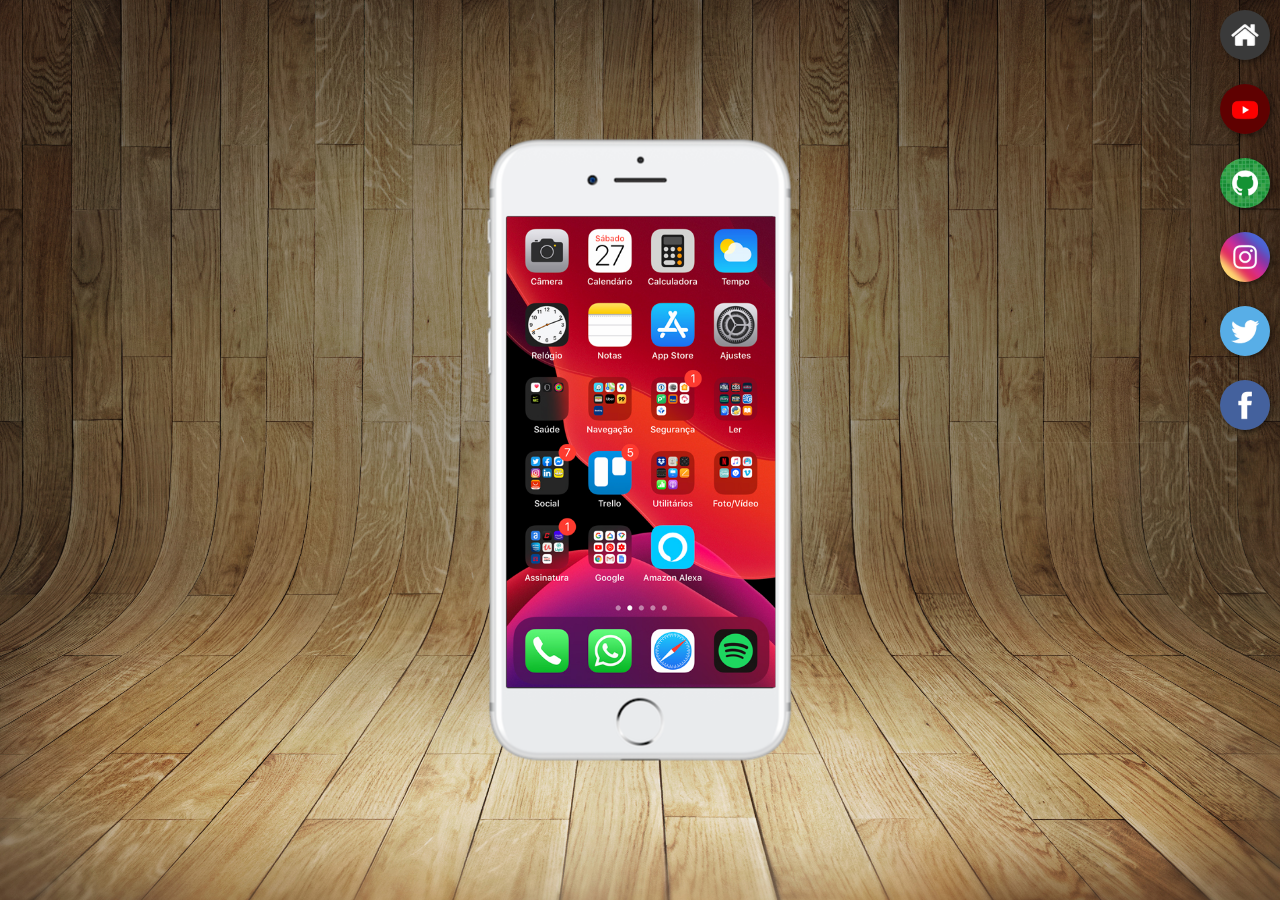
<file: index.html>
<!DOCTYPE html>
<html lang="pt-br">
<head>
    <meta charset="UTF-8">
    <meta http-equiv="X-UA-Compatible" content="IE=edge">
    <meta name="viewport" content="width=device-width, initial-scale=1.0">
    <title>Redes Sociais</title>
    <link rel="stylesheet" href="estilos/style.css">
</head>
<body>
    <main>
        <section id="telefone">
            <iframe src="home.html" name="tela" id="tela" frameborder="0"></iframe>
        </section>

        <section id="redes-sociais">
            <a href="home.html" target="tela"><img src="imagens/logo-home.jpg" alt="home"></a><br>
            <a href="youtube.html" target="tela"><img src="imagens/logo-youtube.jpg" alt="youtube"></a><br>
            <a href="github.html" target="tela"><img src="imagens/logo-github.jpg" alt="github"></a><br>
            <a href="instagram.html" target="tela"><img src="imagens/logo-instagram.jpg" alt="instagram"></a><br>
            <a href="twitter.html" target="tela"><img src="imagens/logo-twitter.jpg" alt="twitter"></a><br>
            <a href="facebook.html" target="tela"><img src="imagens/logo-facebook.jpg" alt="facebook"></a><br>
        </section>
    </main>
</body>
</html>
</file>
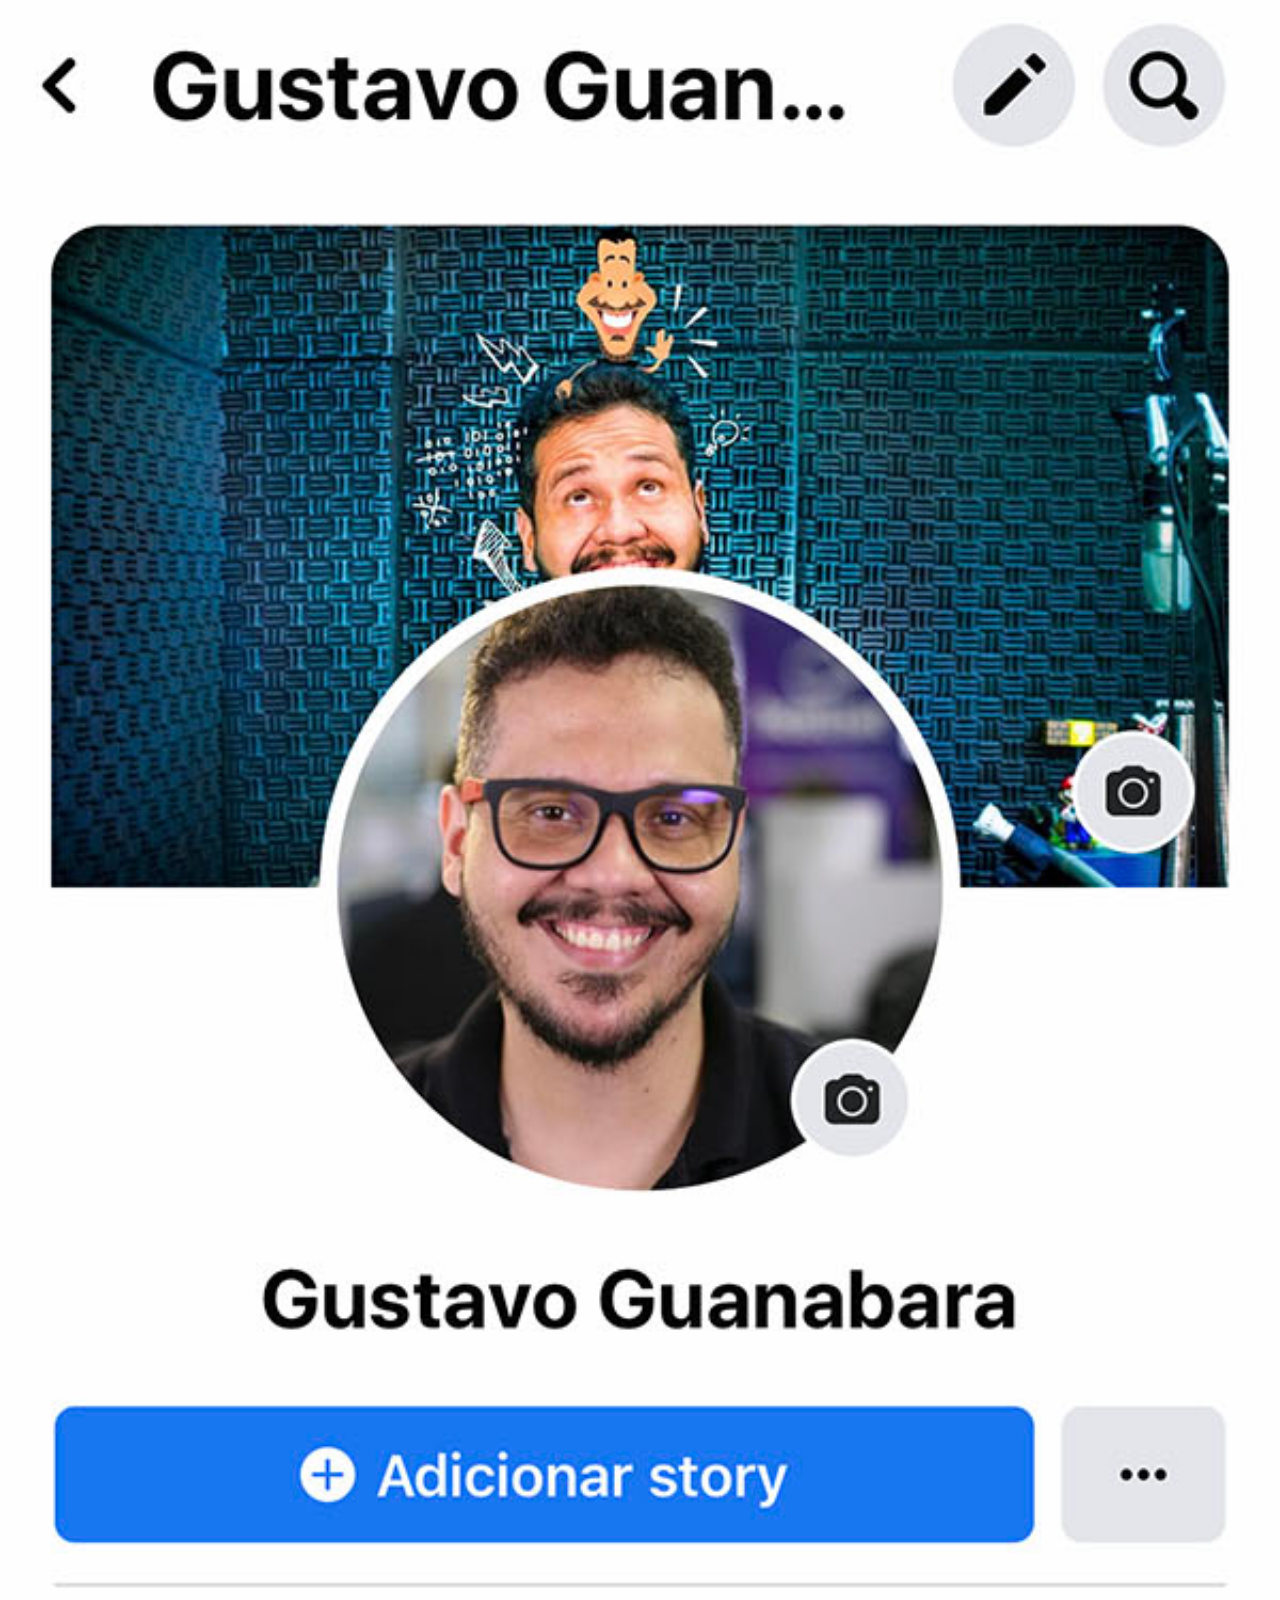
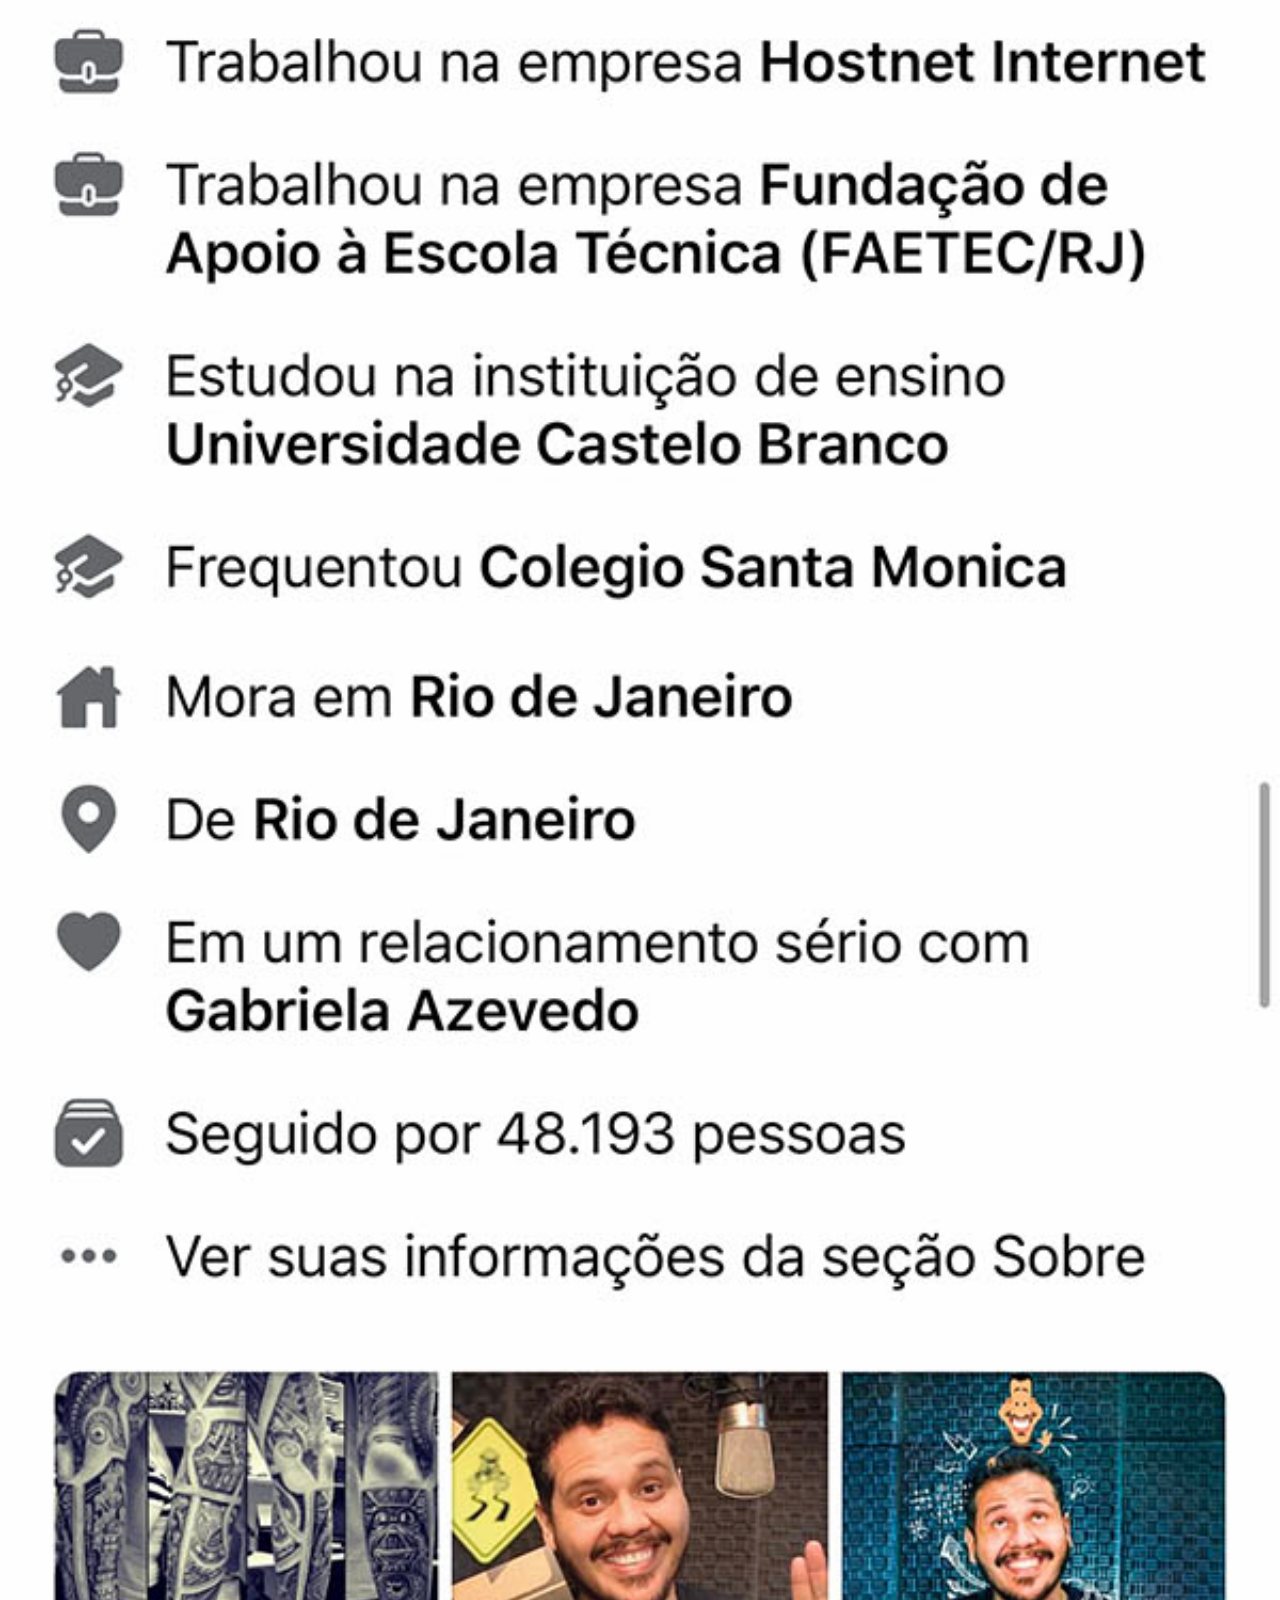
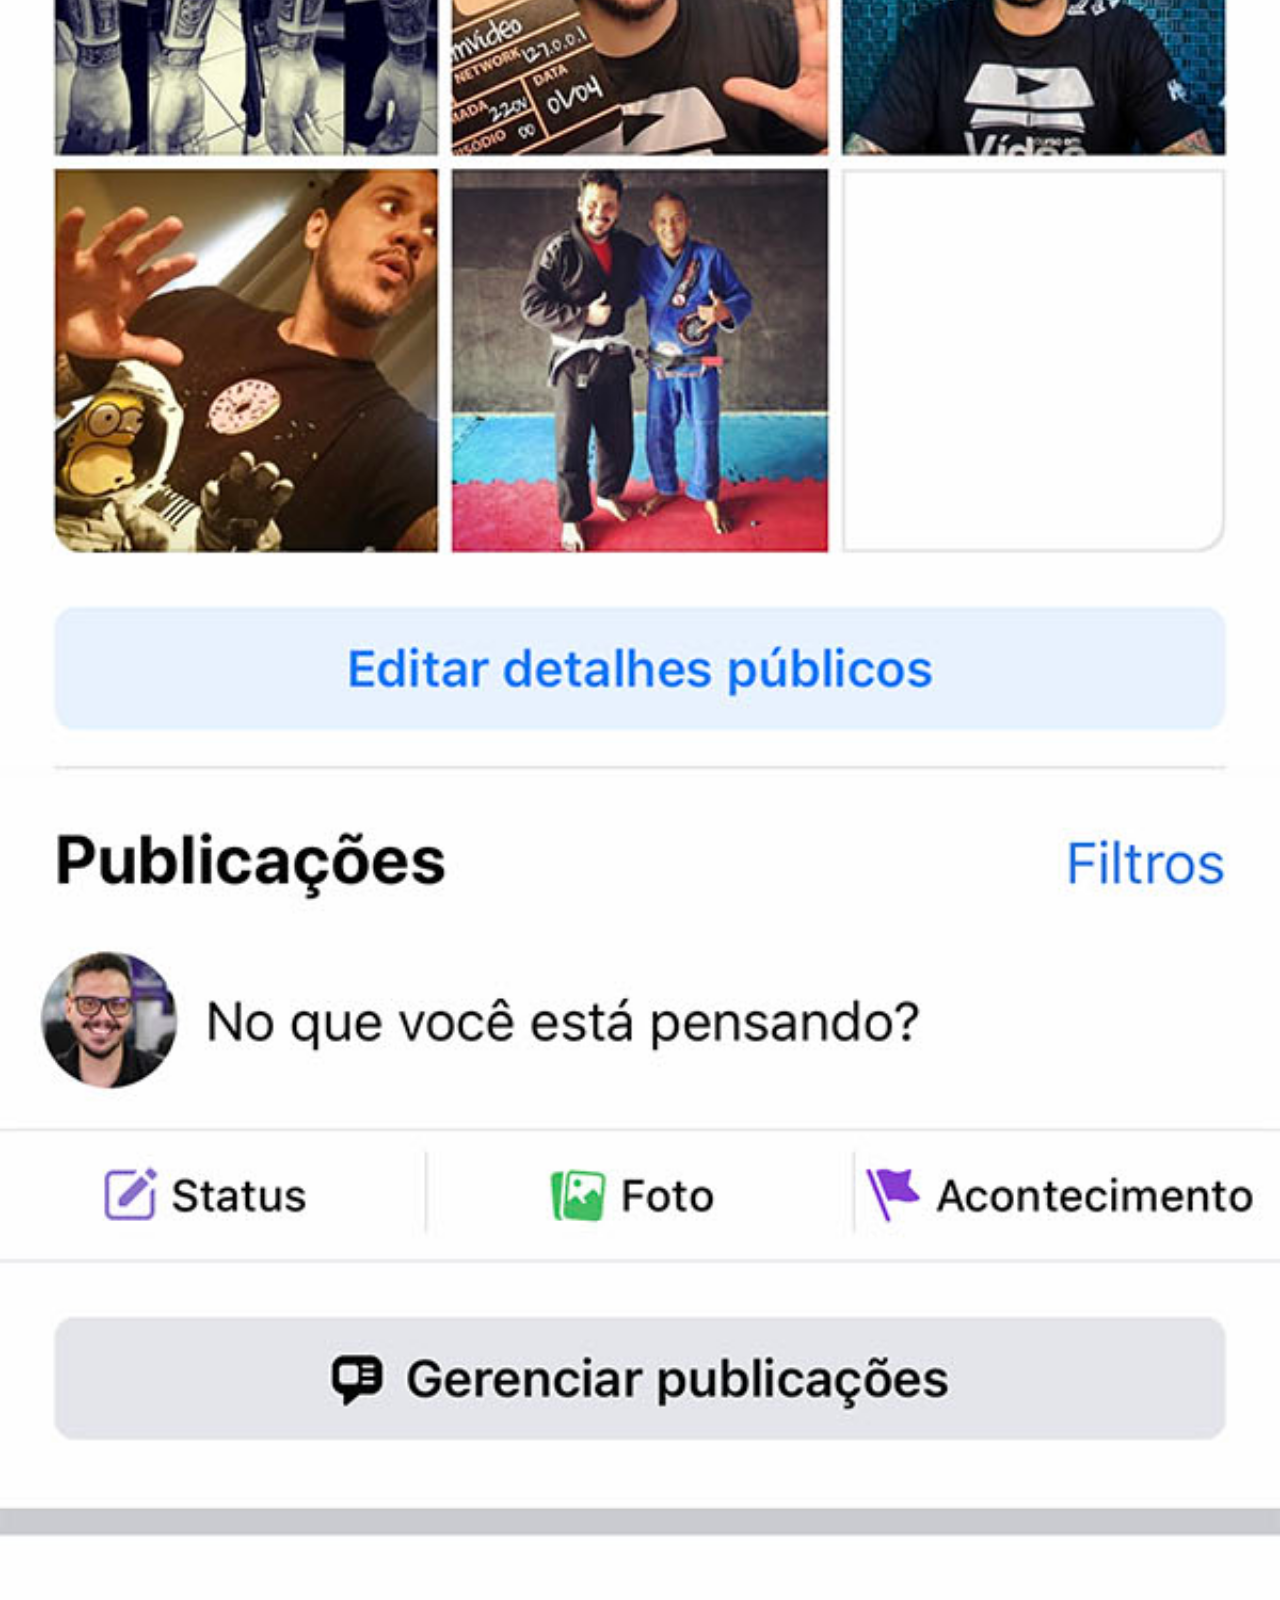
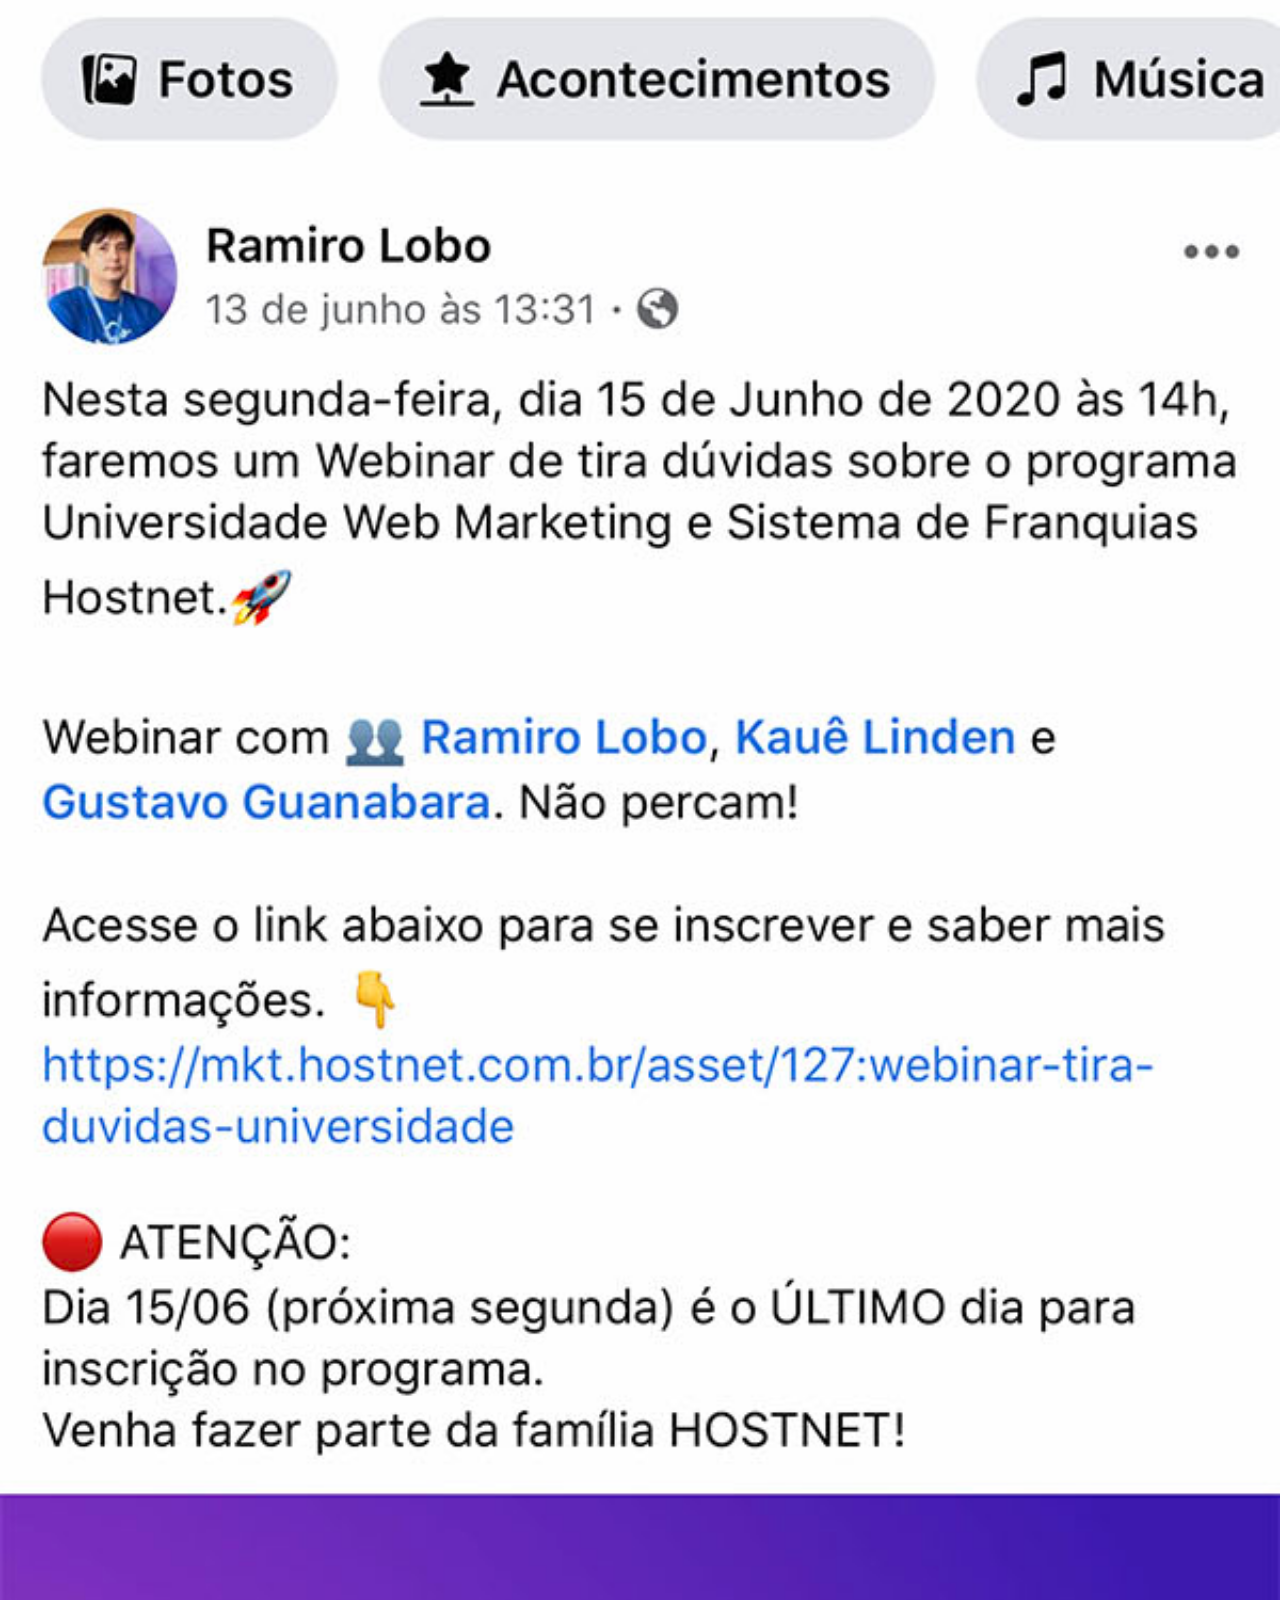
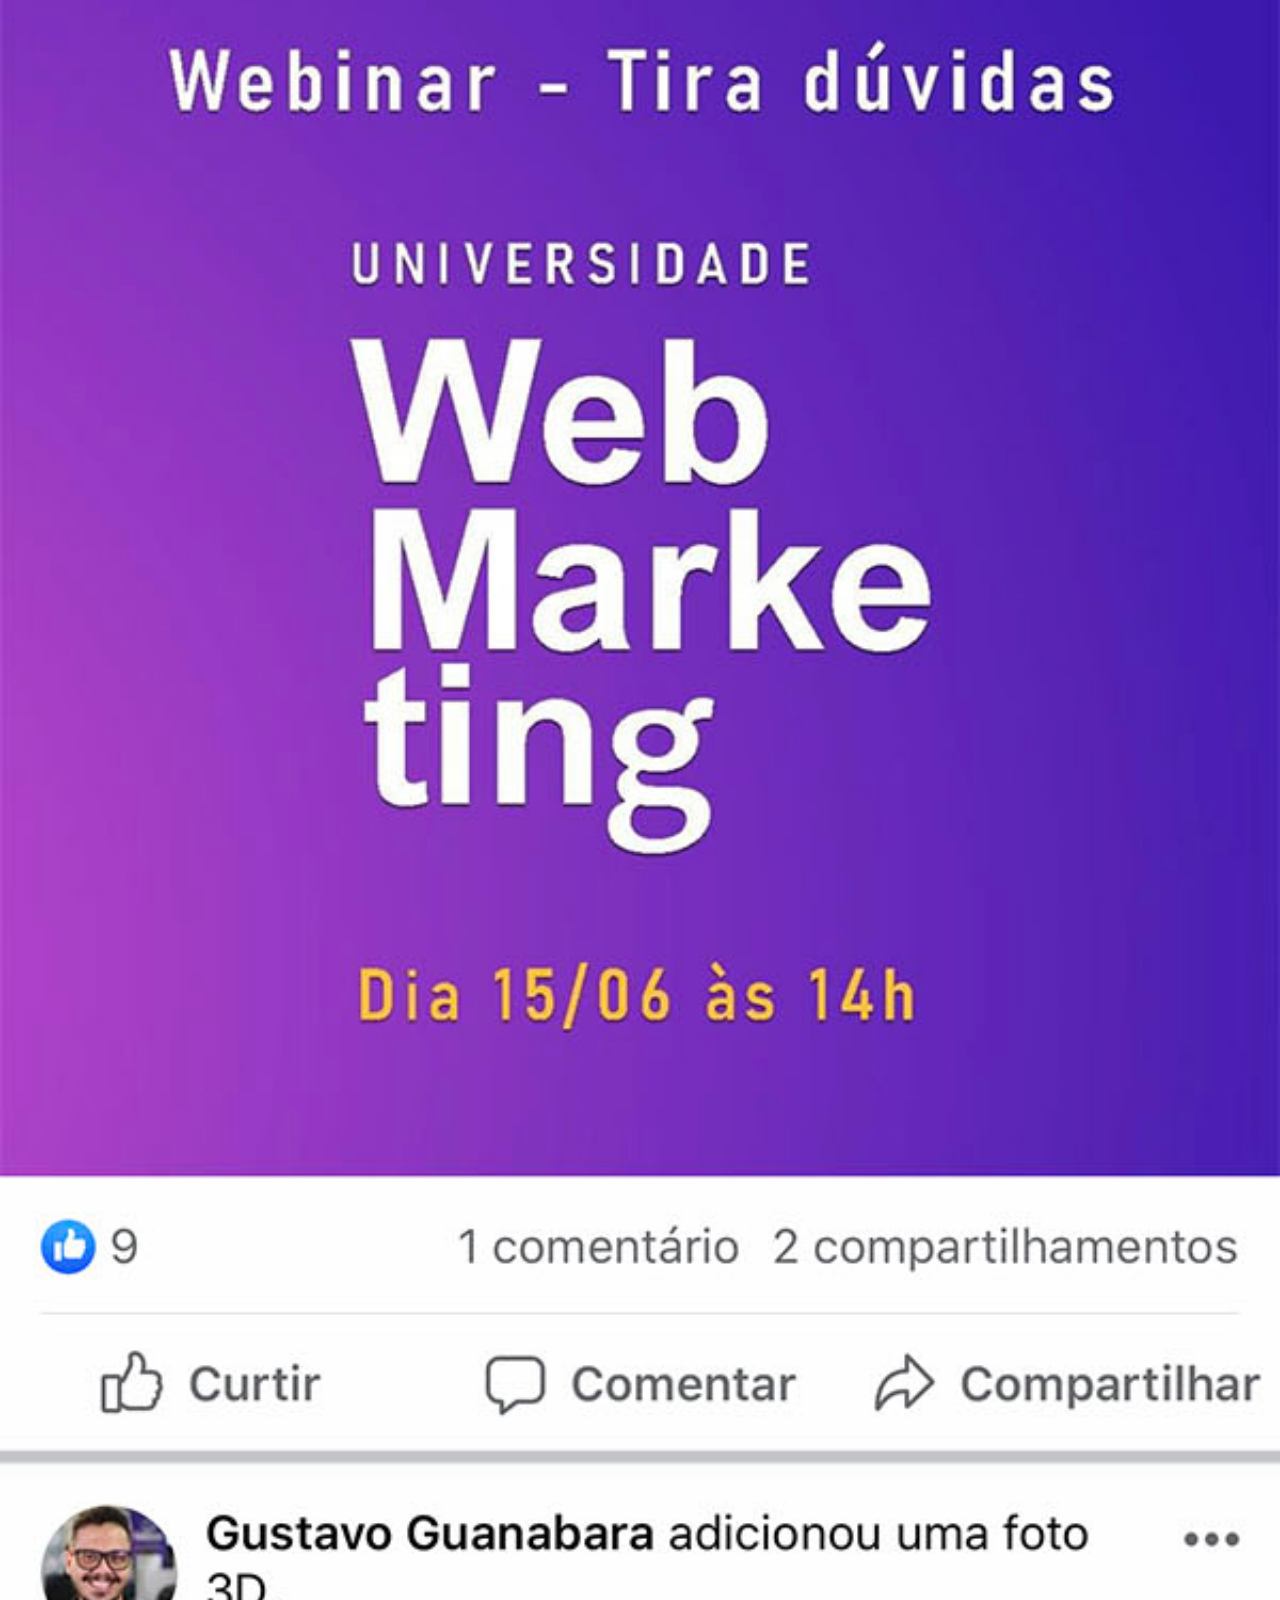
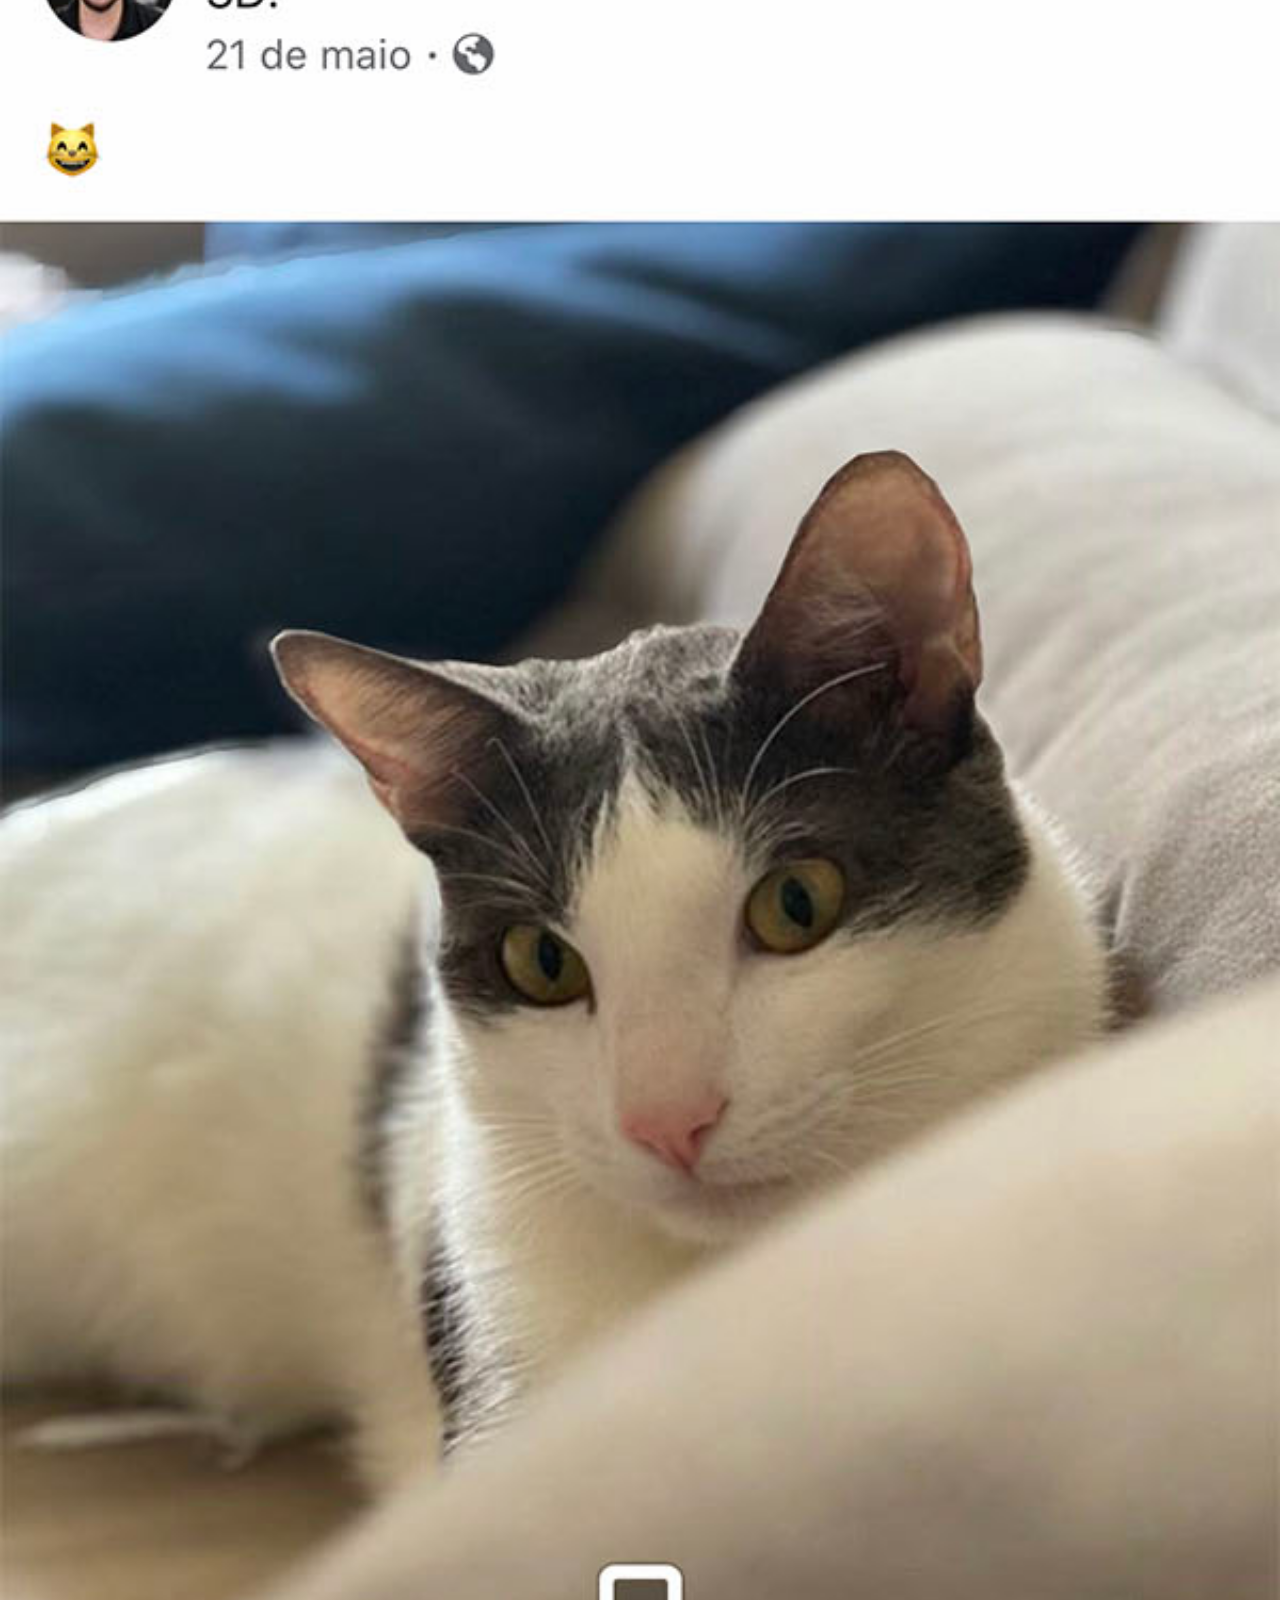
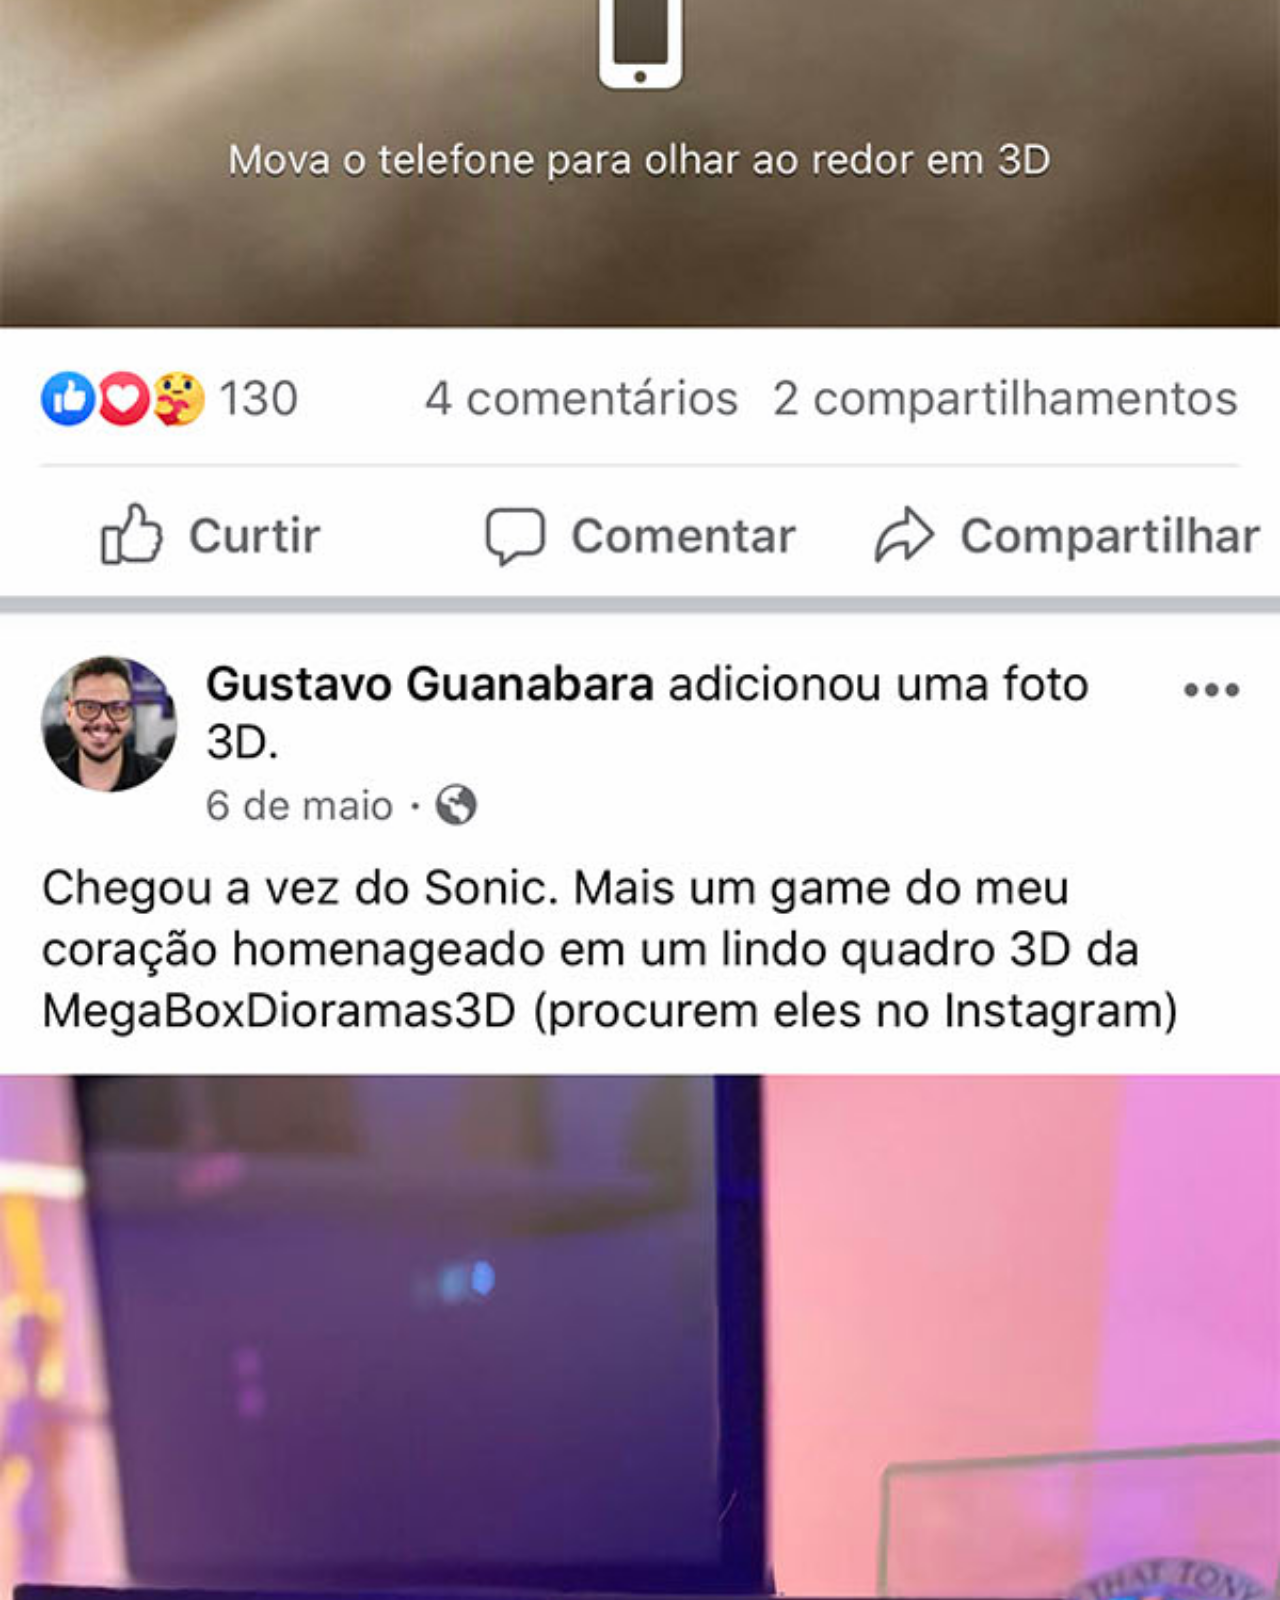
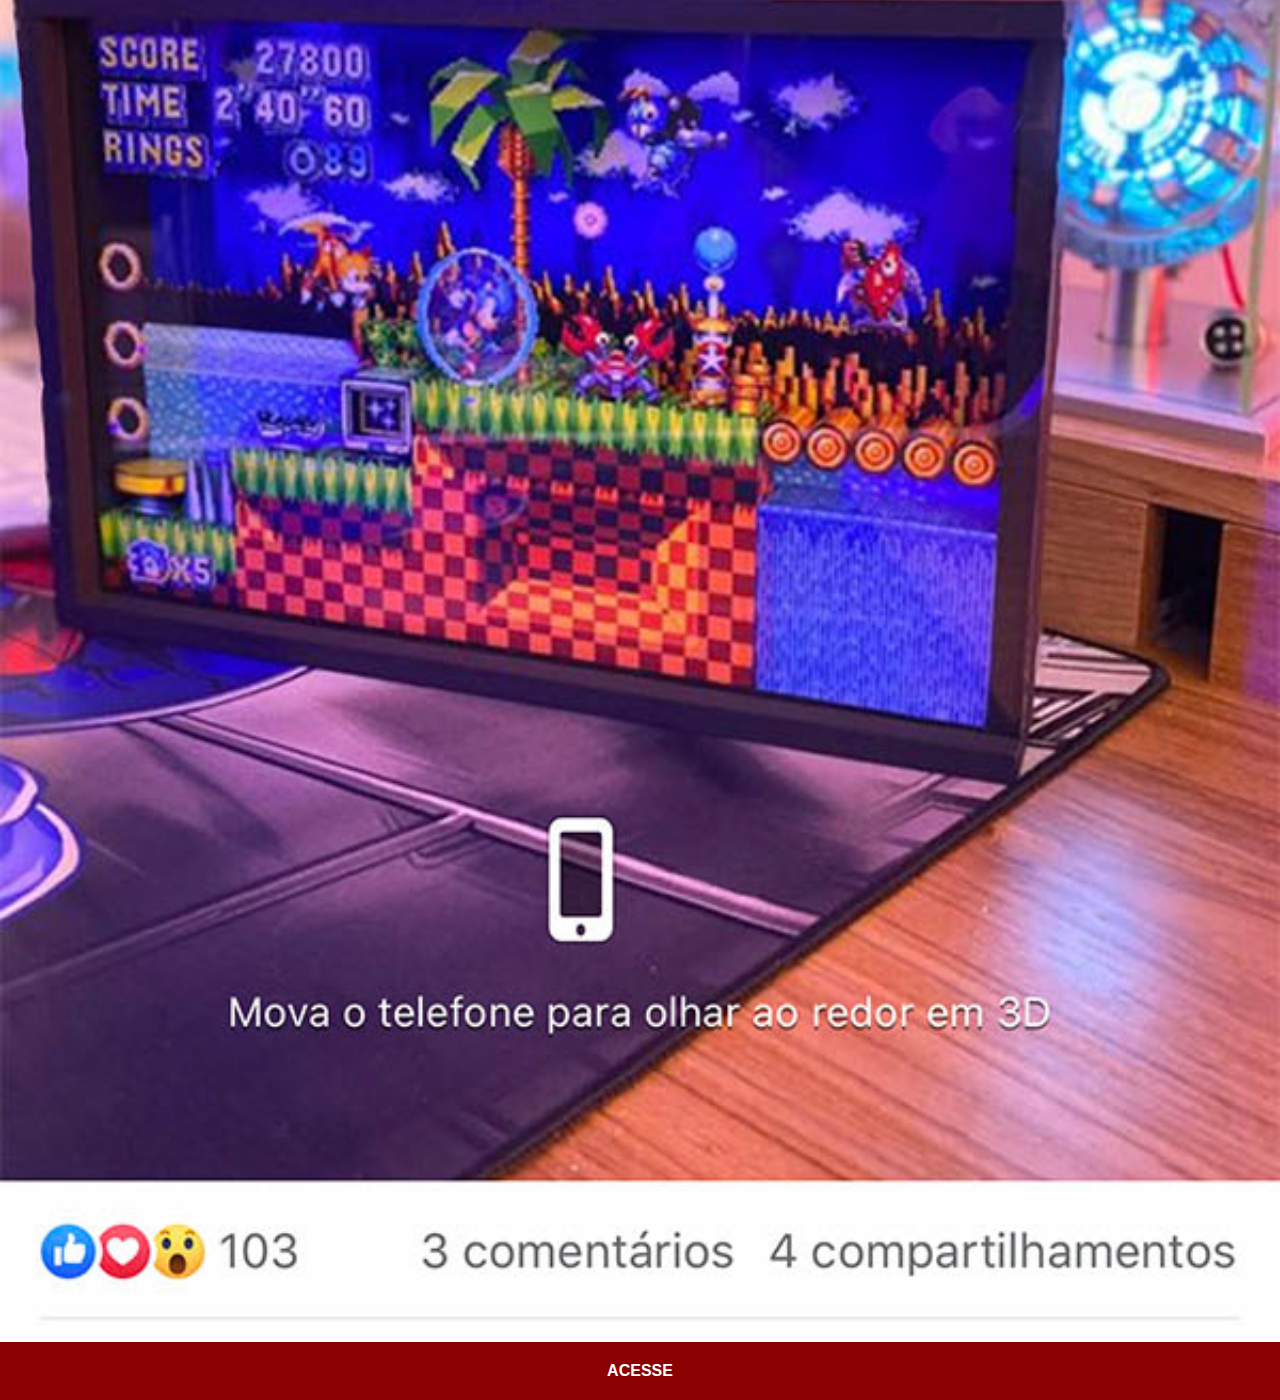
<file: facebook.html>
<!DOCTYPE html>
<html lang="en">
<head>
    <meta charset="UTF-8">
    <meta http-equiv="X-UA-Compatible" content="IE=edge">
    <meta name="viewport" content="width=device-width, initial-scale=1.0">
    <title>Facebook</title>
    <link rel="stylesheet" href="estilos/social.css">
</head>
<body>
    <img src="imagens/tela-facebook.jpg" alt="Facebook">
    <a href="https://www.facebook.com/CursosEmVideo" target="_blank">ACESSE</a>
</body>
</html>
</file>
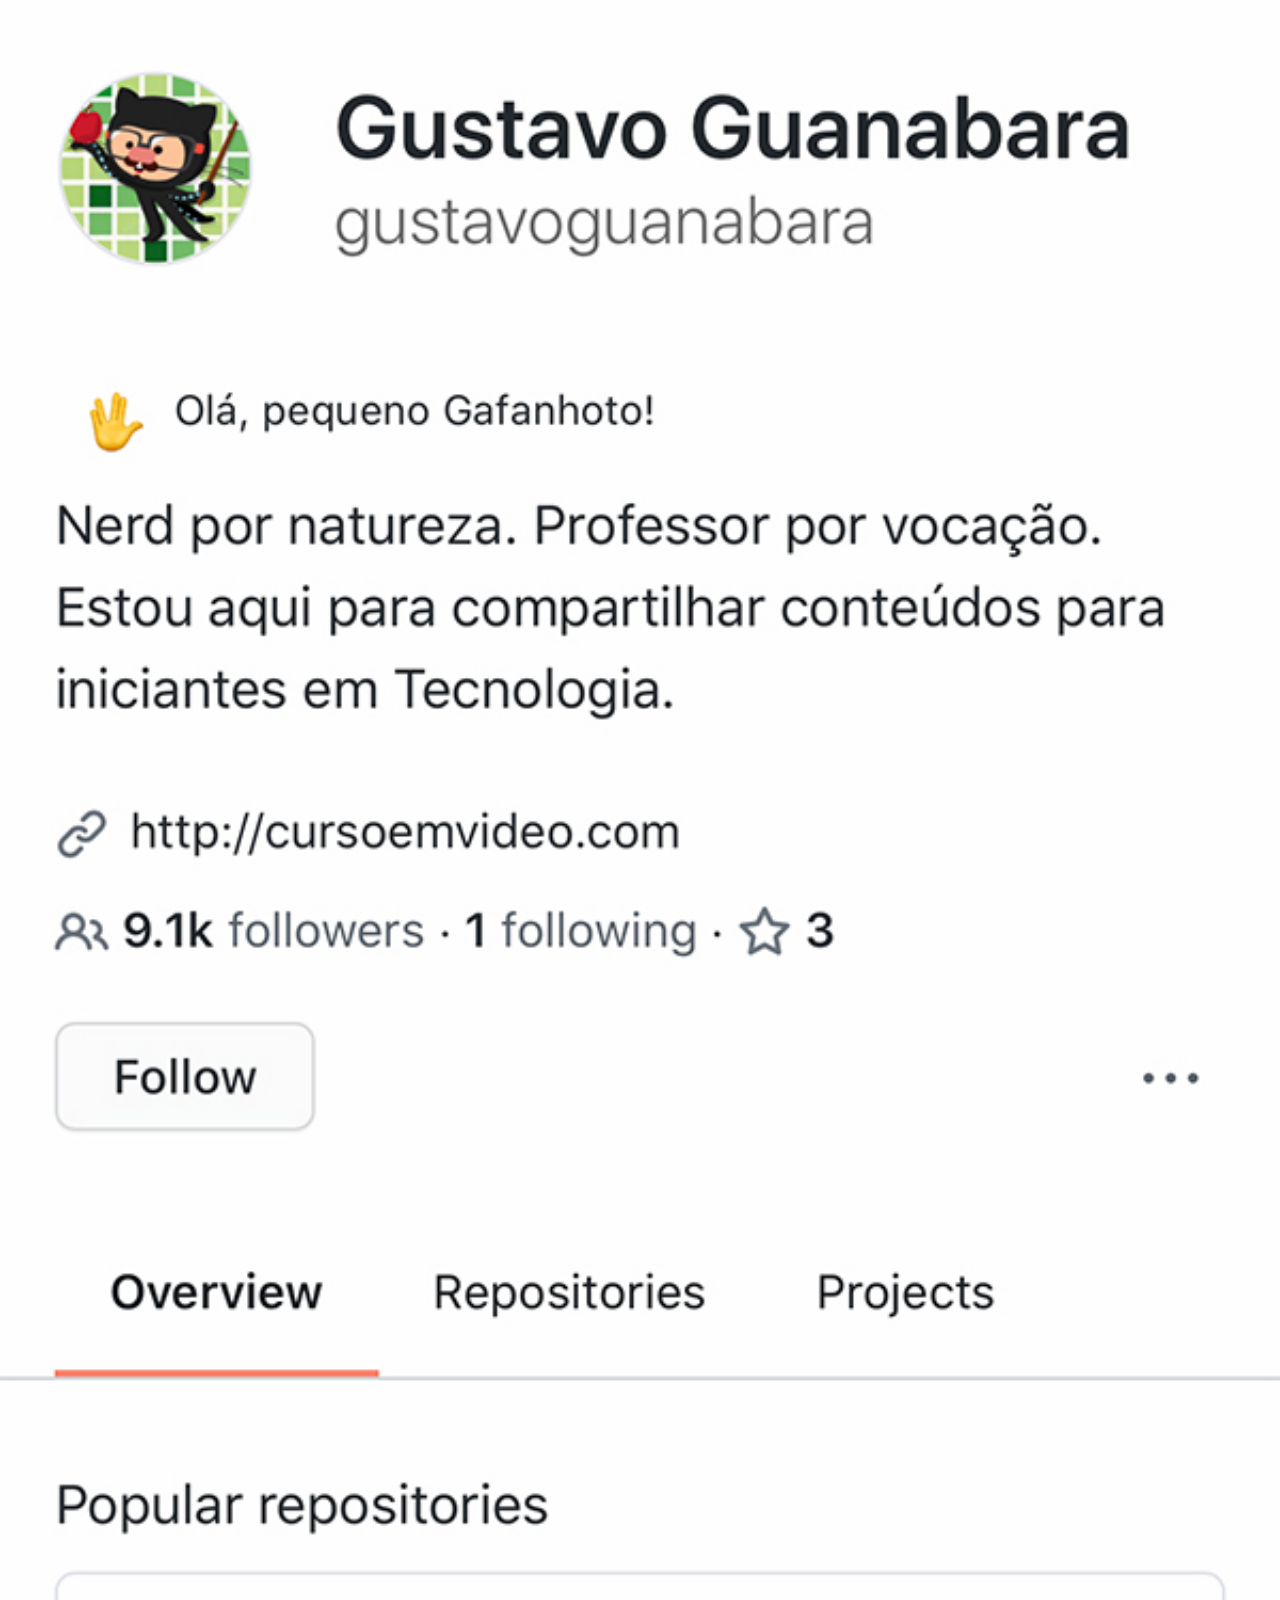
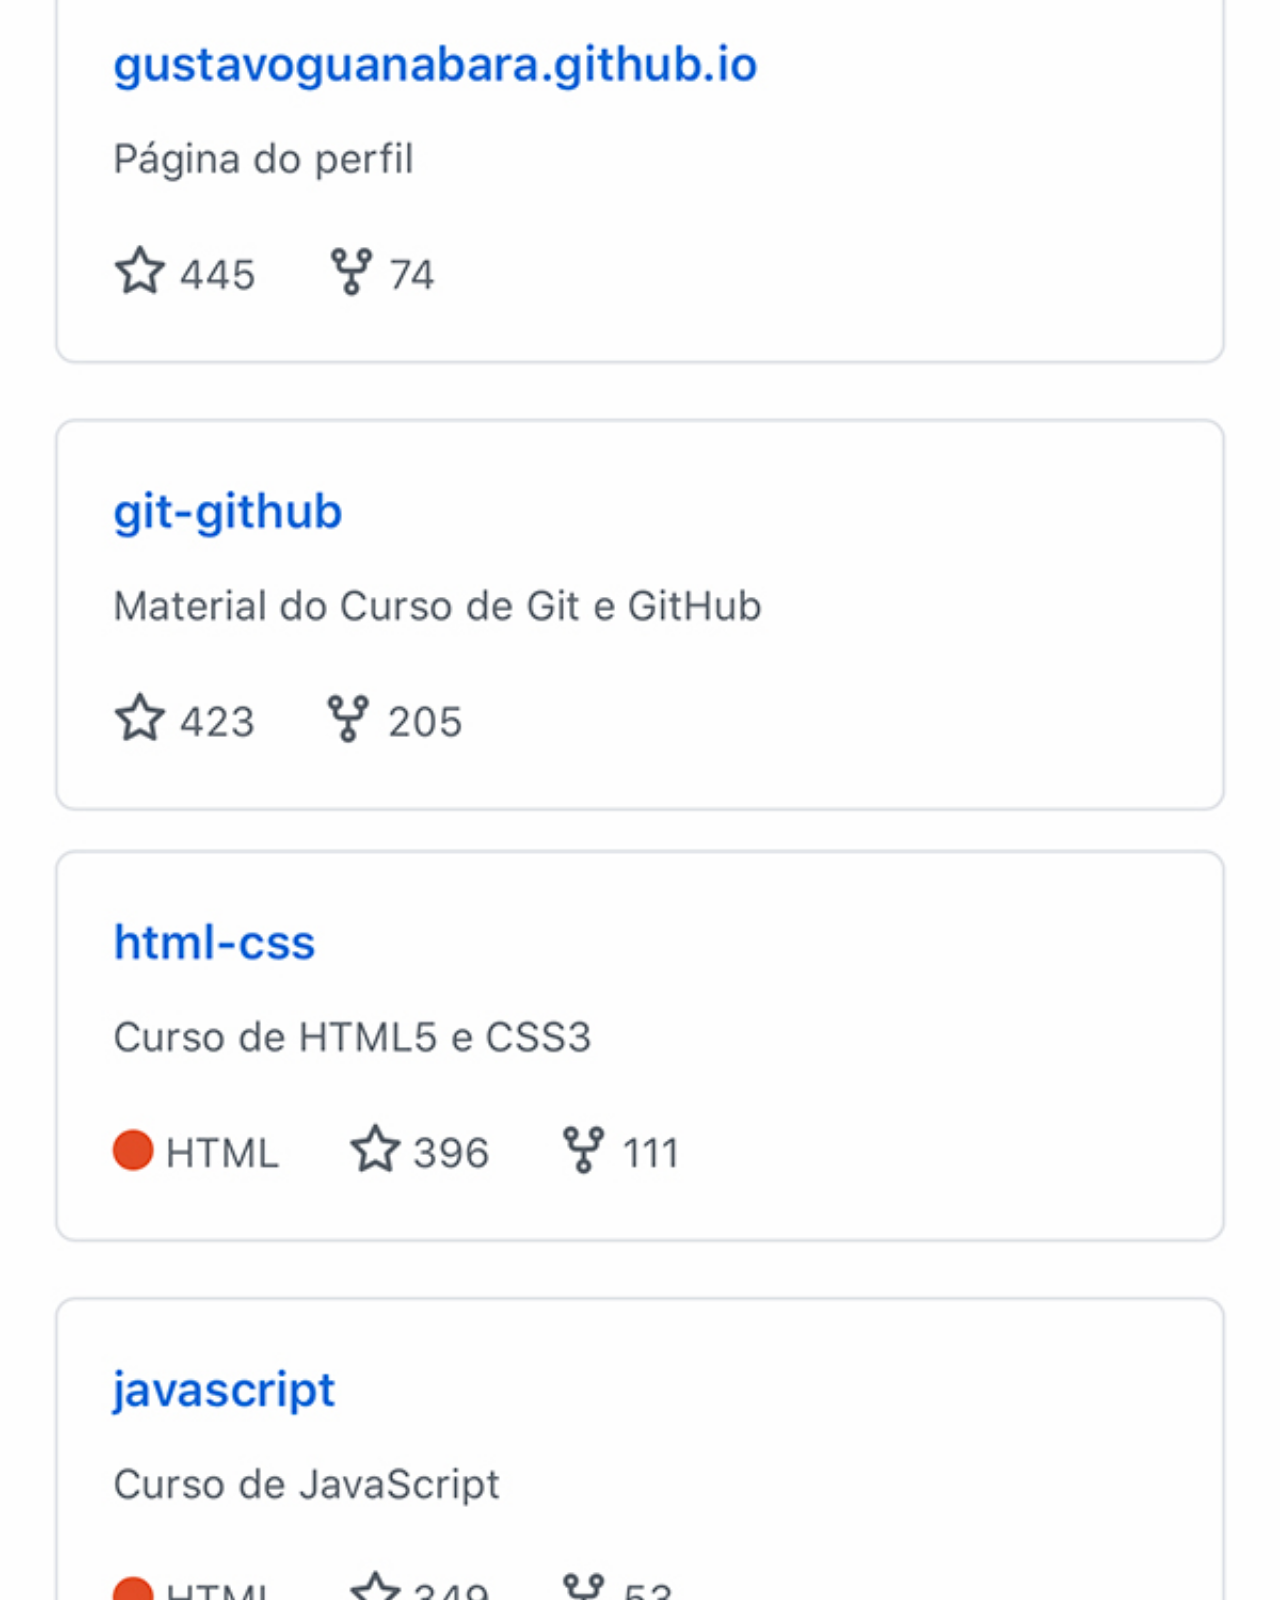
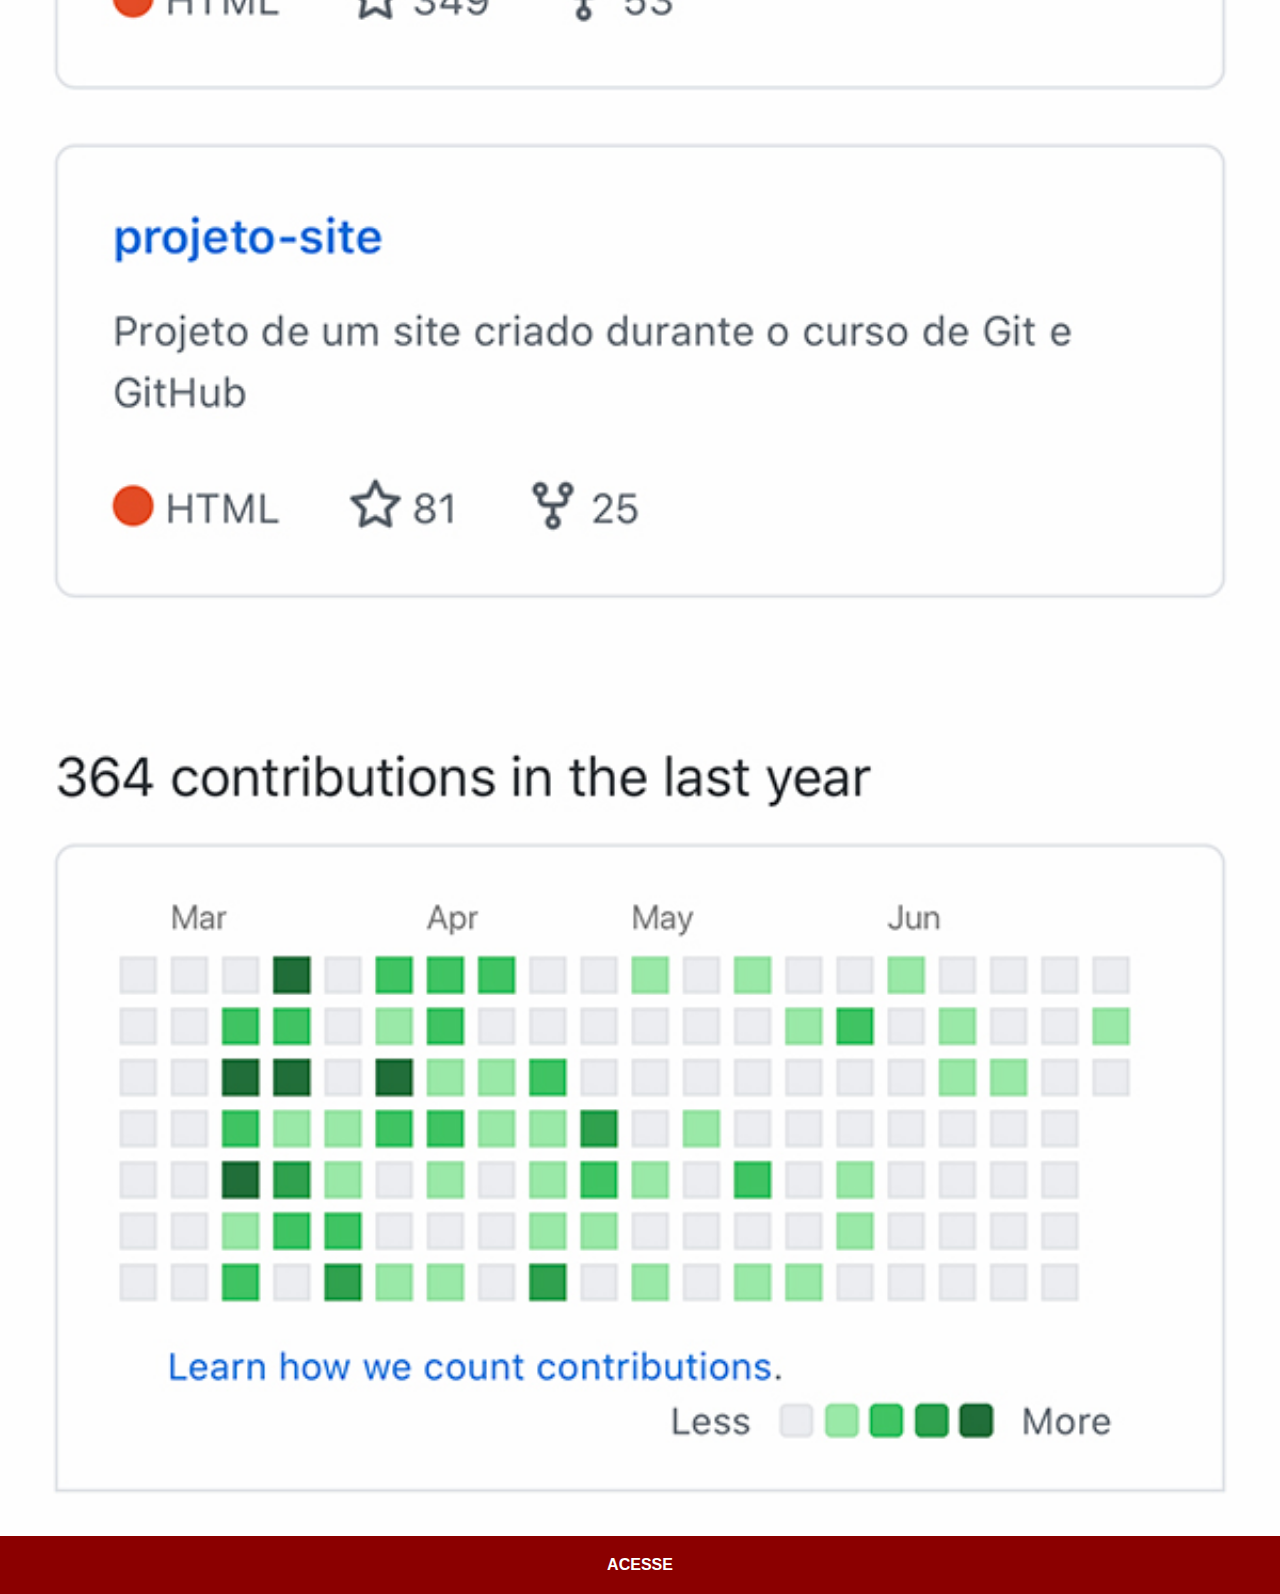
<file: github.html>
<!DOCTYPE html>
<html lang="en">
<head>
    <meta charset="UTF-8">
    <meta http-equiv="X-UA-Compatible" content="IE=edge">
    <meta name="viewport" content="width=device-width, initial-scale=1.0">
    <title>Github</title>
    <link rel="stylesheet" href="estilos/social.css">
</head>
<body>
    <img src="imagens/tela-github.jpg" alt="Github">
    <a href="https://github.com/gustavoguanabara" target="_blank">ACESSE</a>
</body>
</html>
</file>
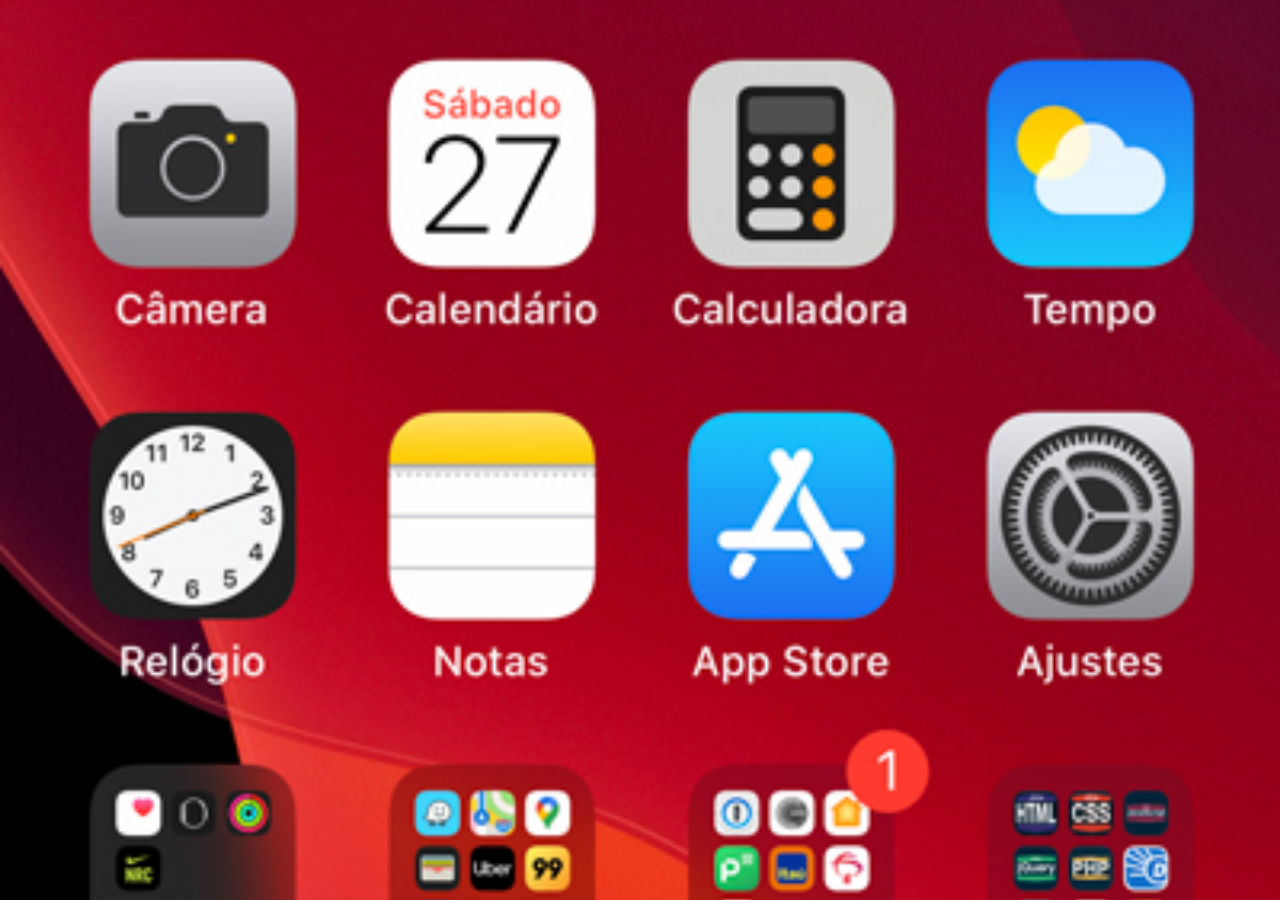
<file: home.html>
<!DOCTYPE html>
<html lang="pt-br">
<head>
    <meta charset="UTF-8">
    <meta http-equiv="X-UA-Compatible" content="IE=edge">
    <meta name="viewport" content="width=device-width, initial-scale=1.0">
    <title>Home</title>
    <style>
        * {
            margin: 0px;
            padding: 0px;
        }

        body {
            height: 100vh;
            width: 100vw;
            background: black url(imagens/tela-home.jpg)no-repeat top center;
            background-size: cover;
        }
    </style>
</head>
<body>
    
</body>
</html>
</file>
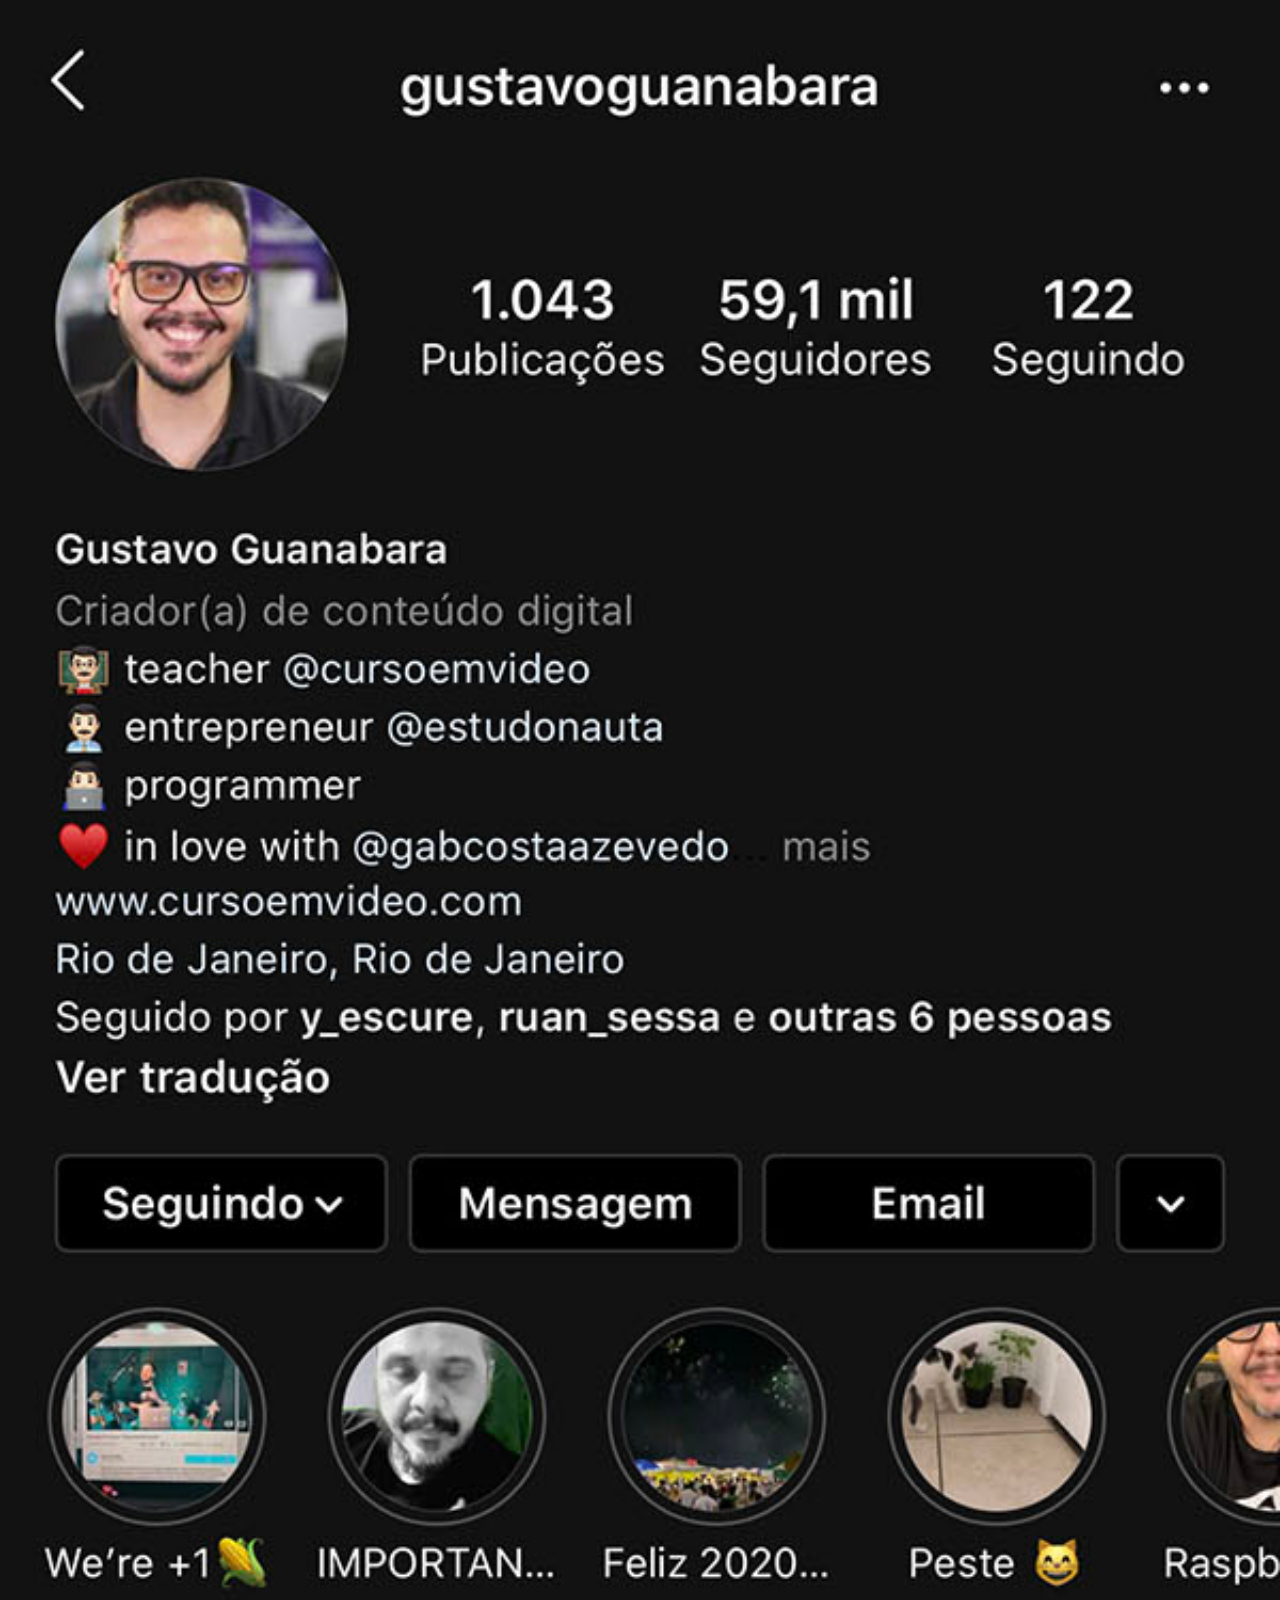
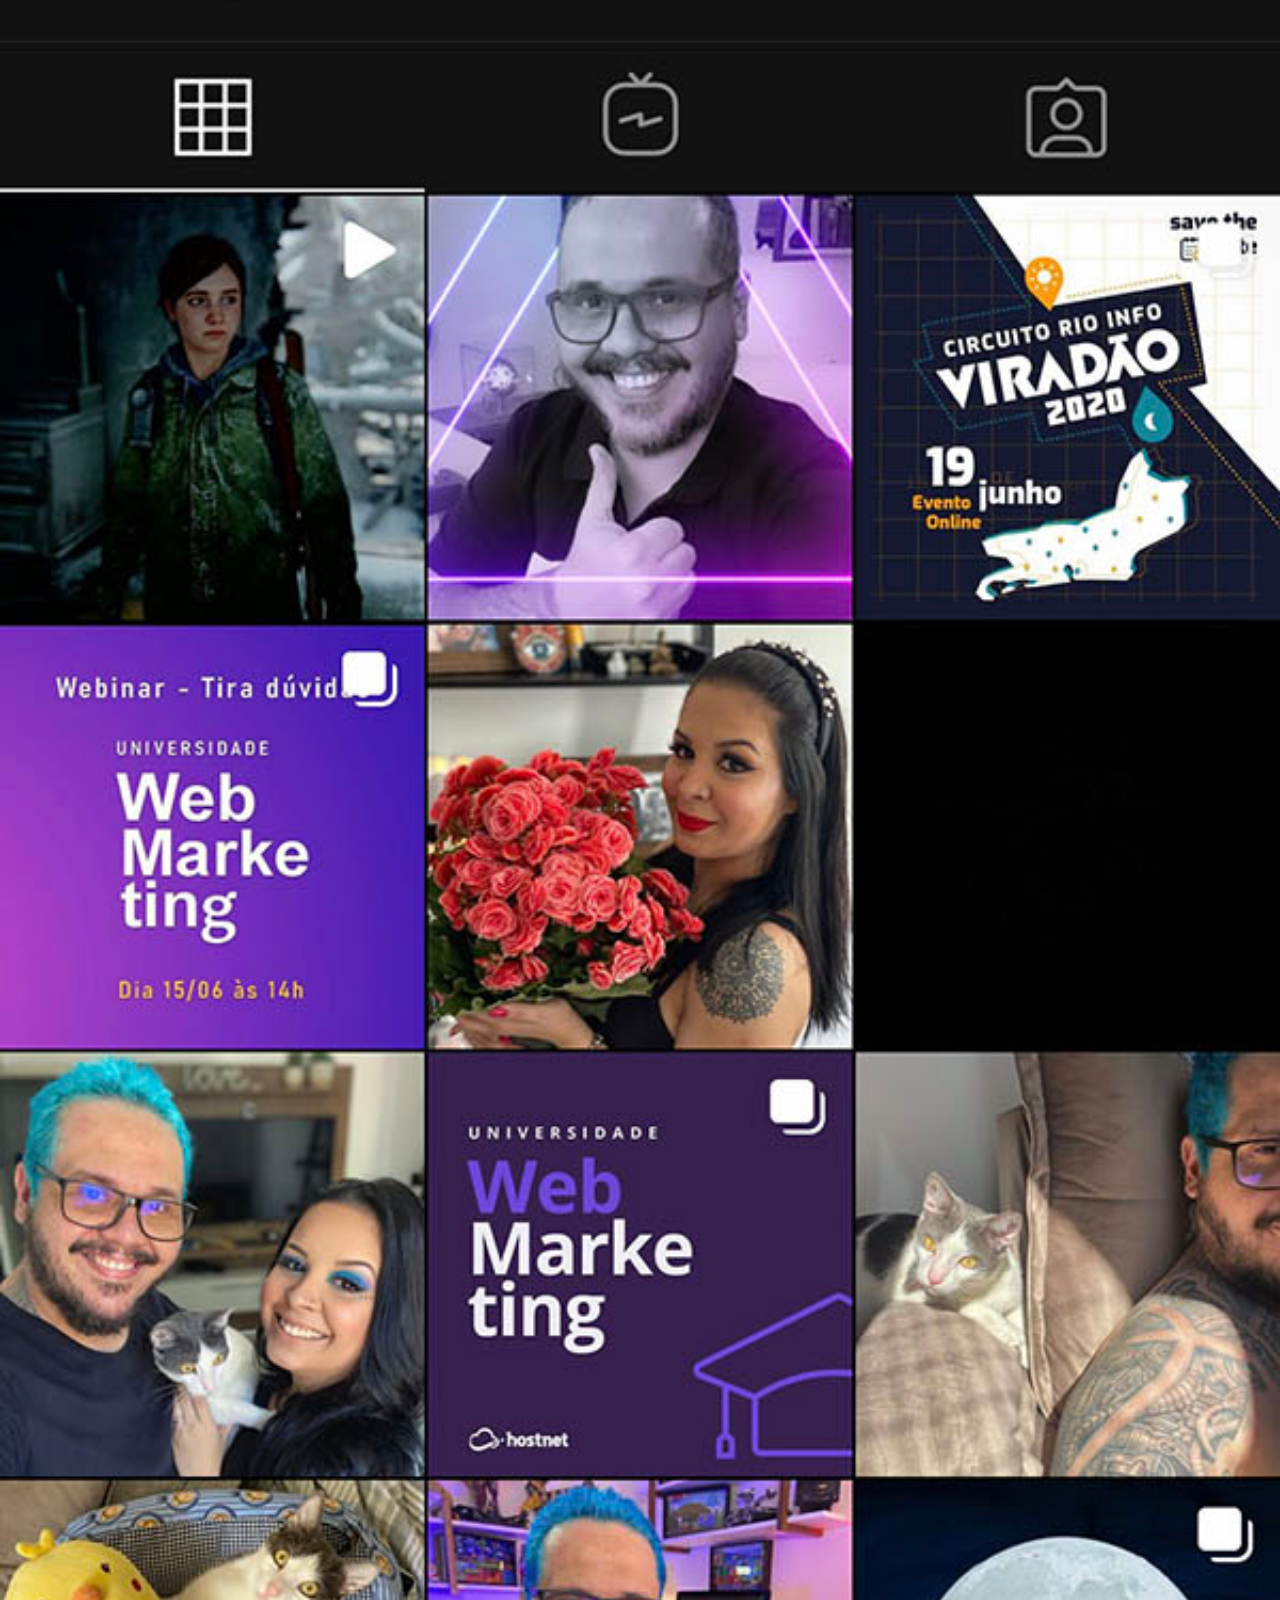
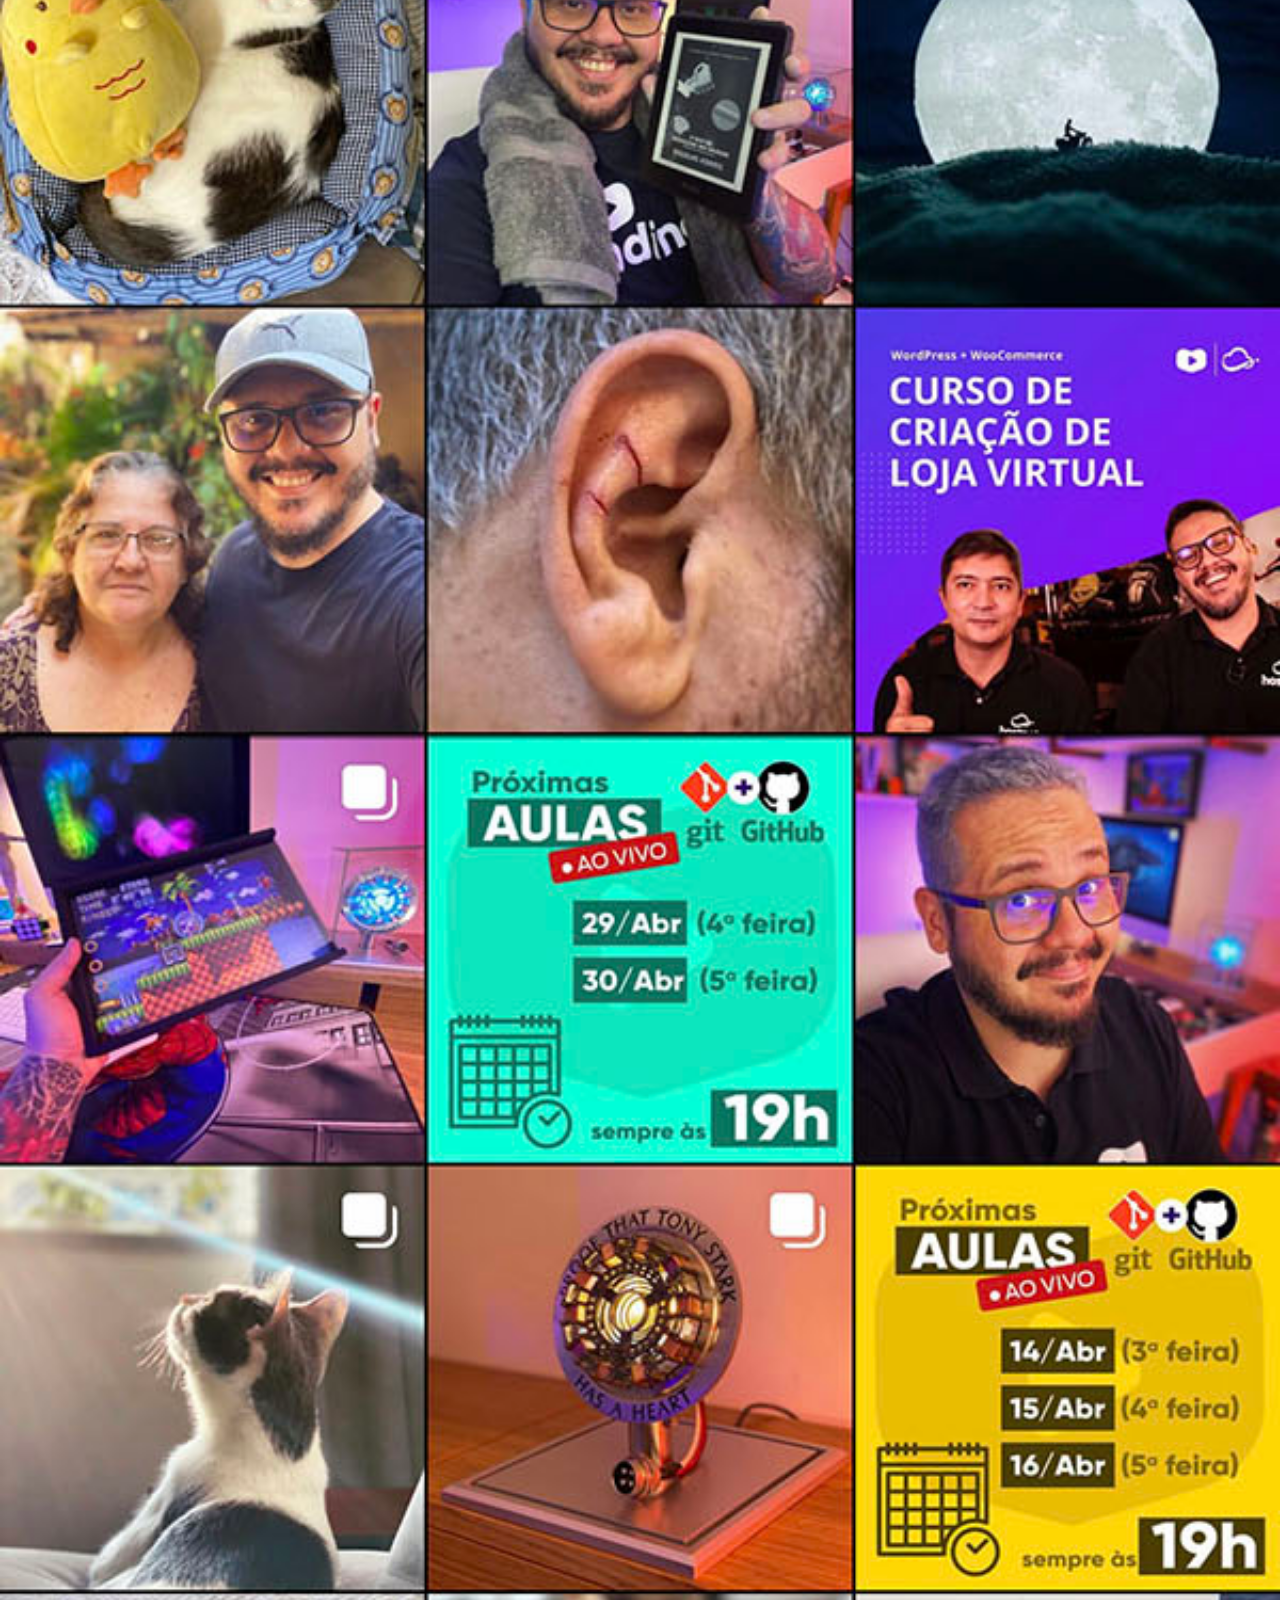
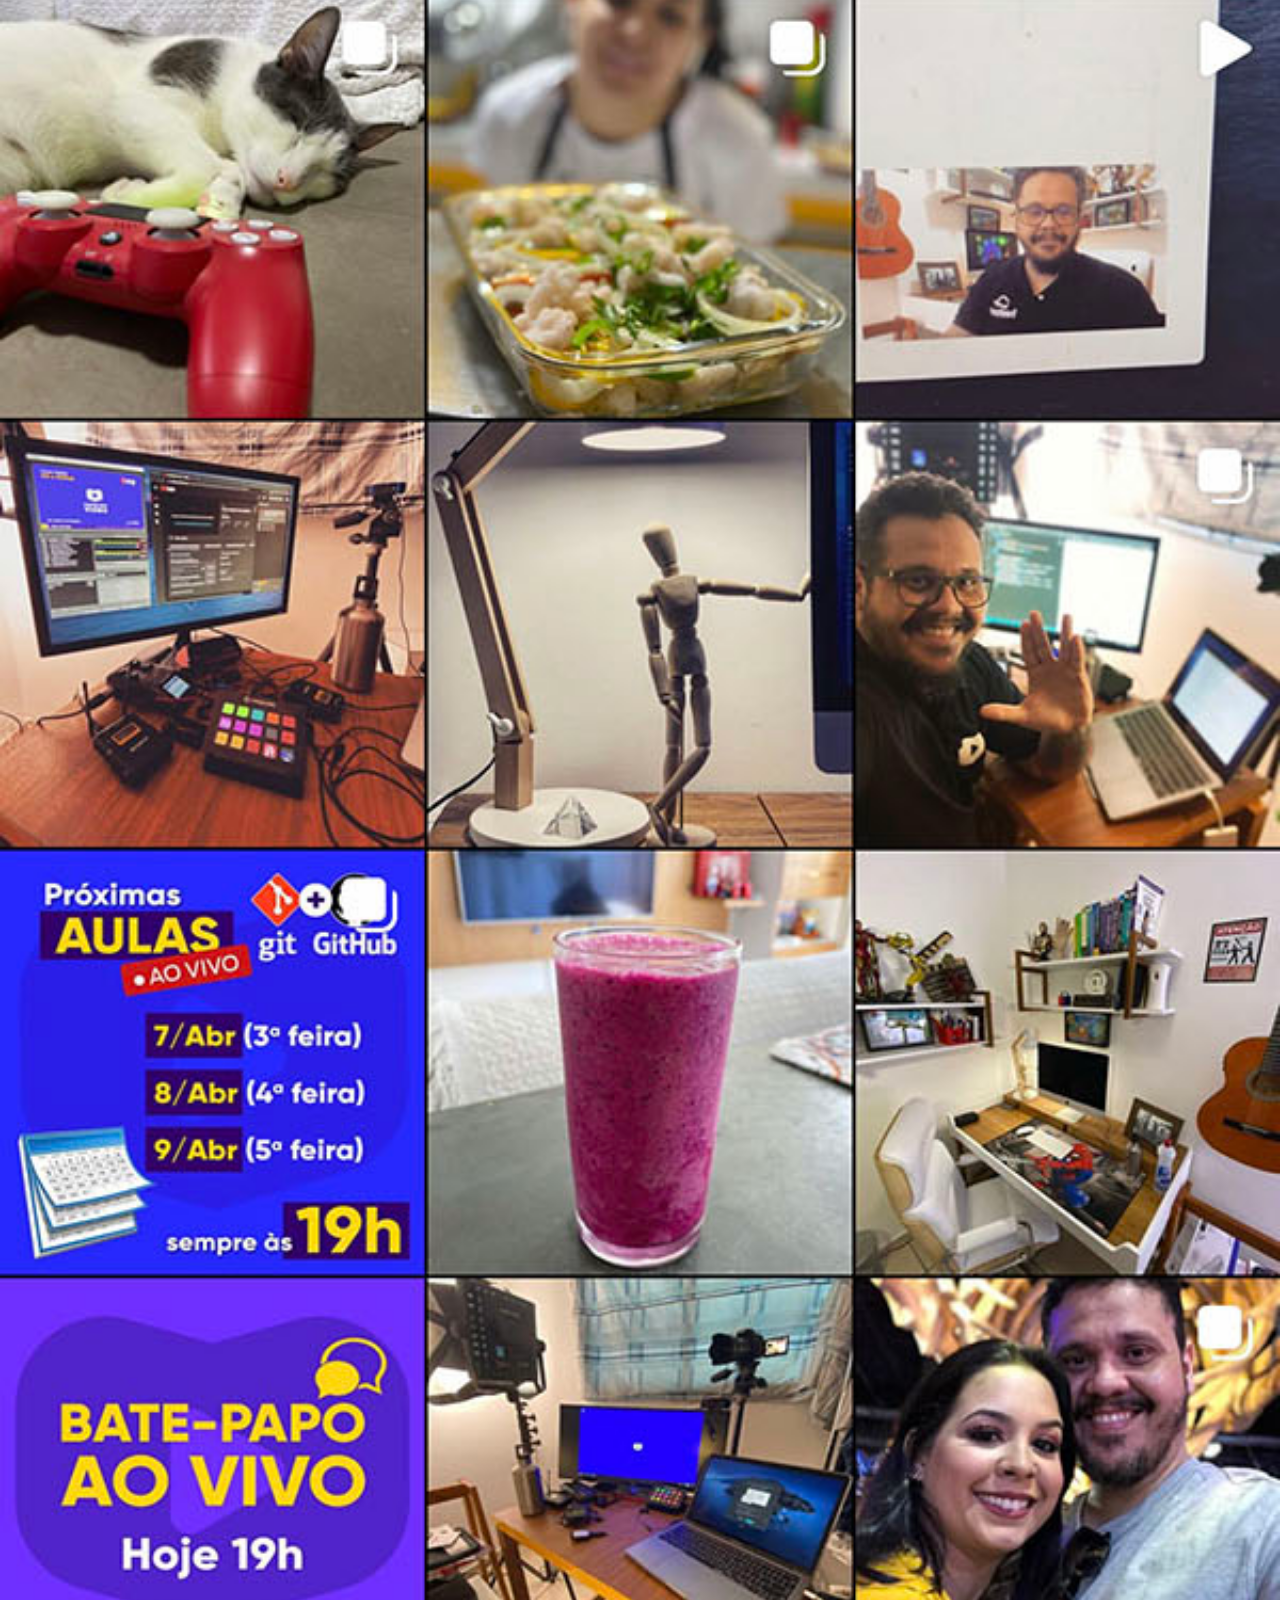
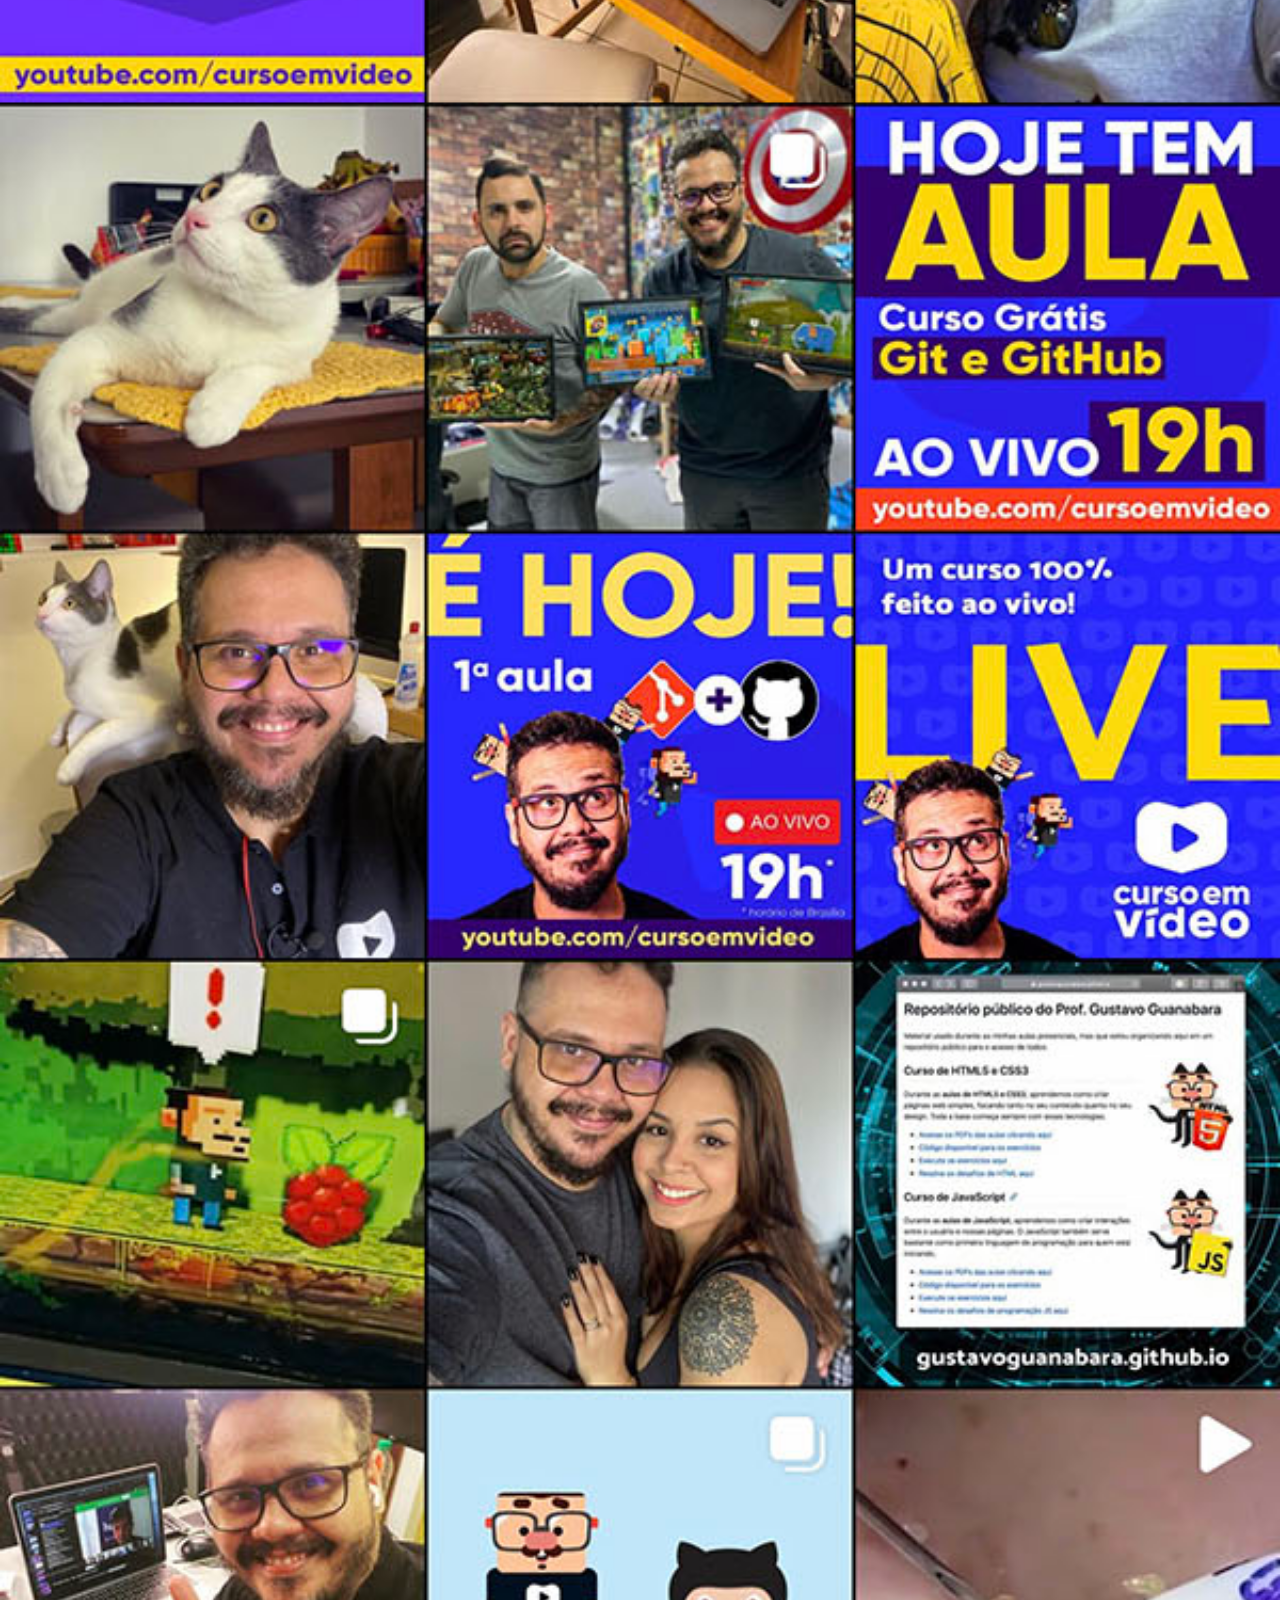
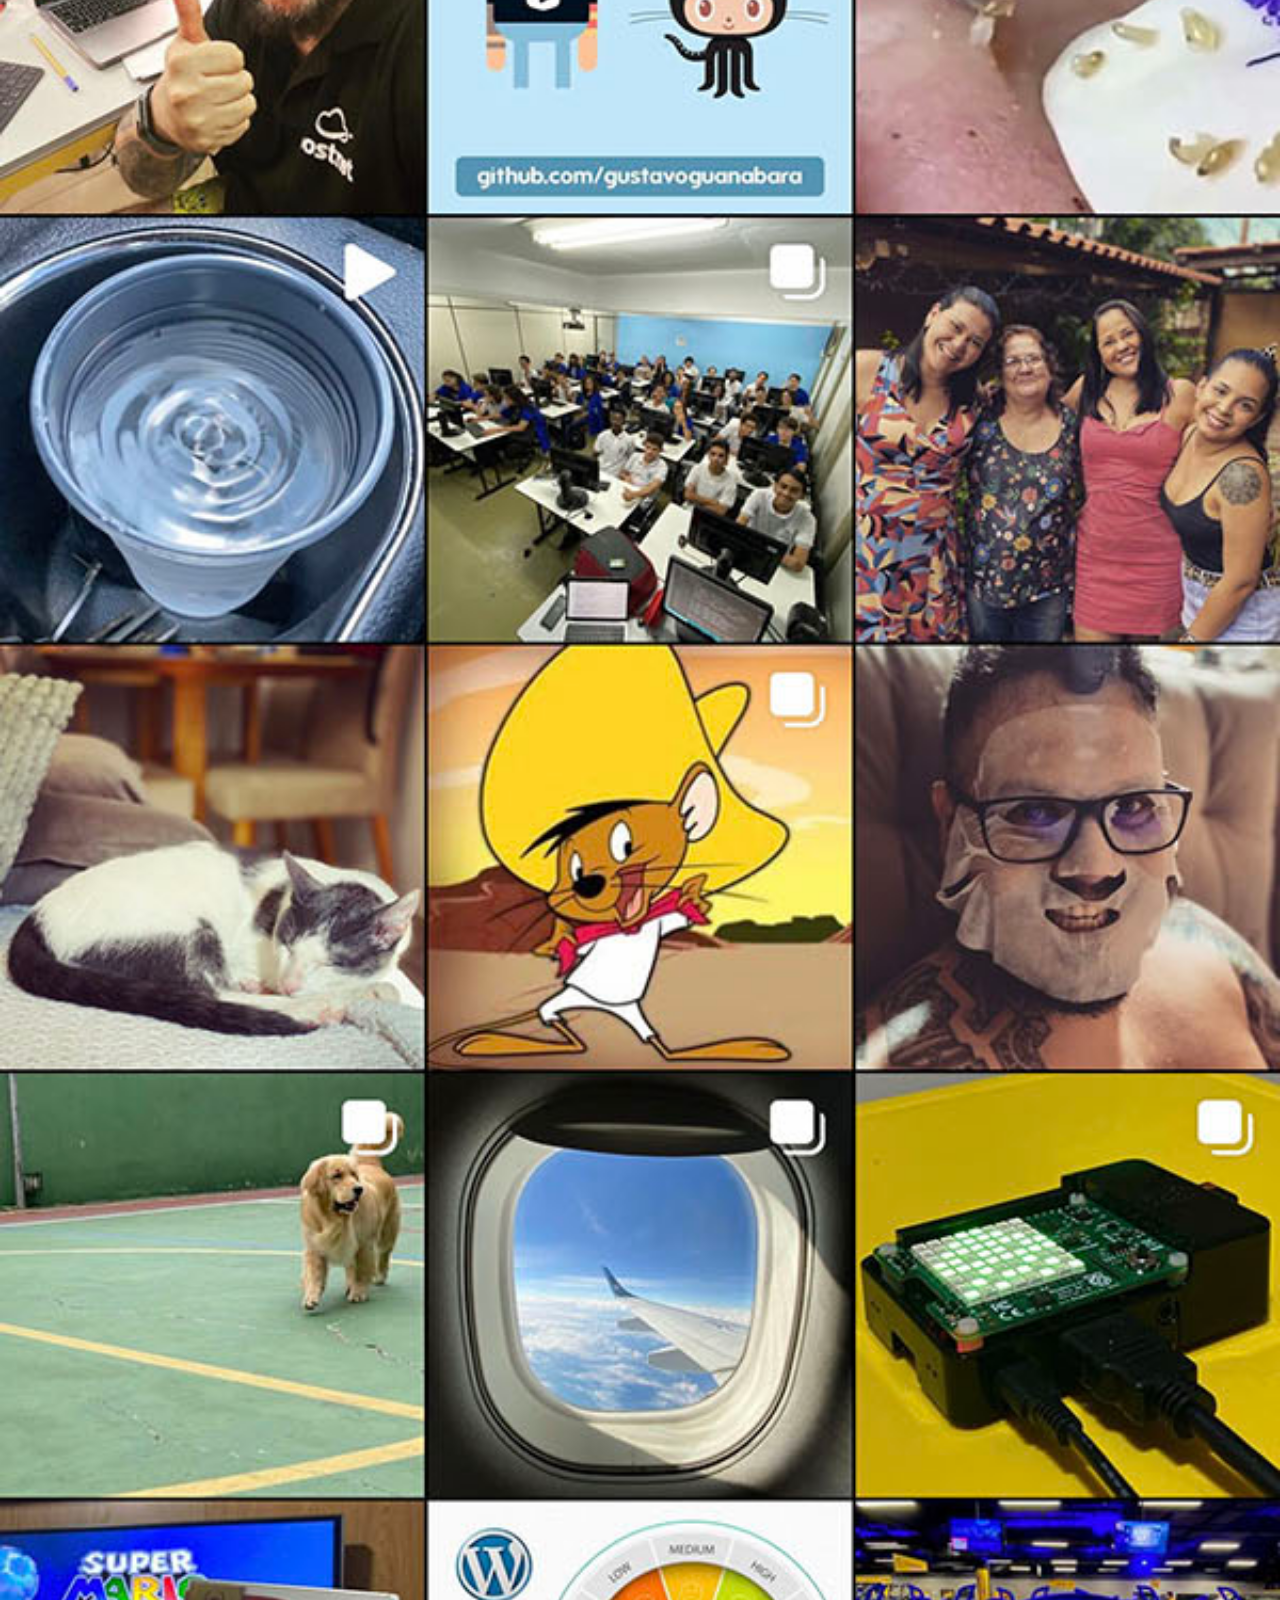
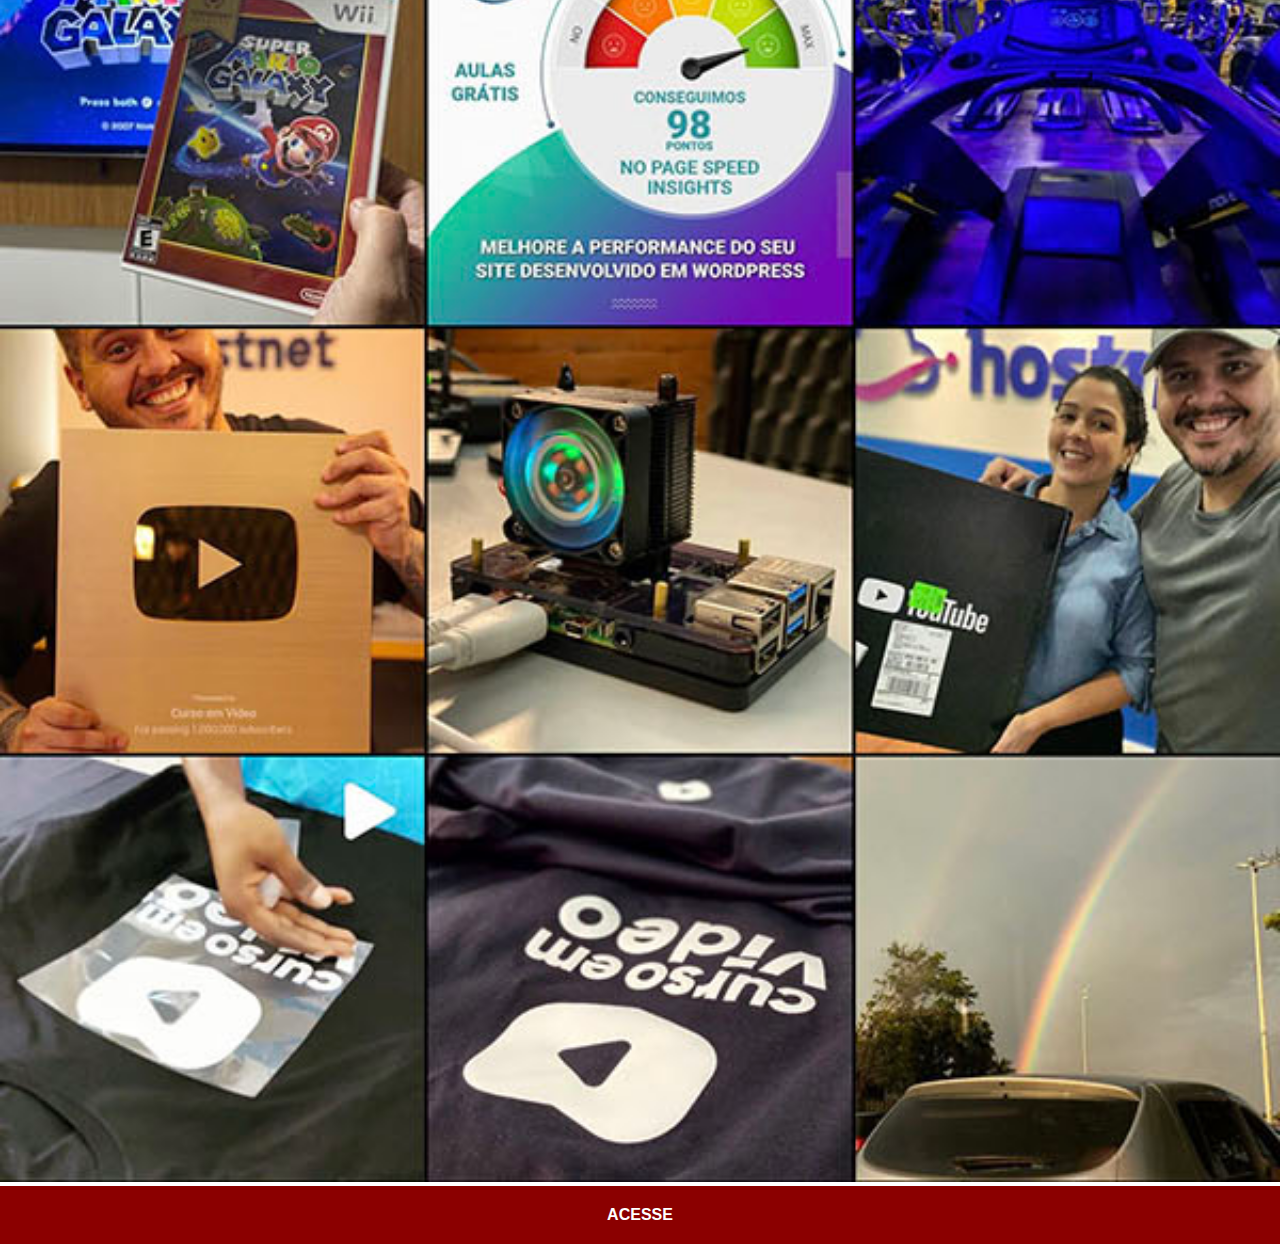
<file: instagram.html>
<!DOCTYPE html>
<html lang="en">
<head>
    <meta charset="UTF-8">
    <meta http-equiv="X-UA-Compatible" content="IE=edge">
    <meta name="viewport" content="width=device-width, initial-scale=1.0">
    <title>Instagram</title>
    <link rel="stylesheet" href="estilos/social.css">
</head>
<body>
    <img src="imagens/tela-instagram.jpg" alt="Instagram">
    <a href="https://instagram.com/cursoemvideo" target="_blank">ACESSE</a>
</body>
</html>
</file>
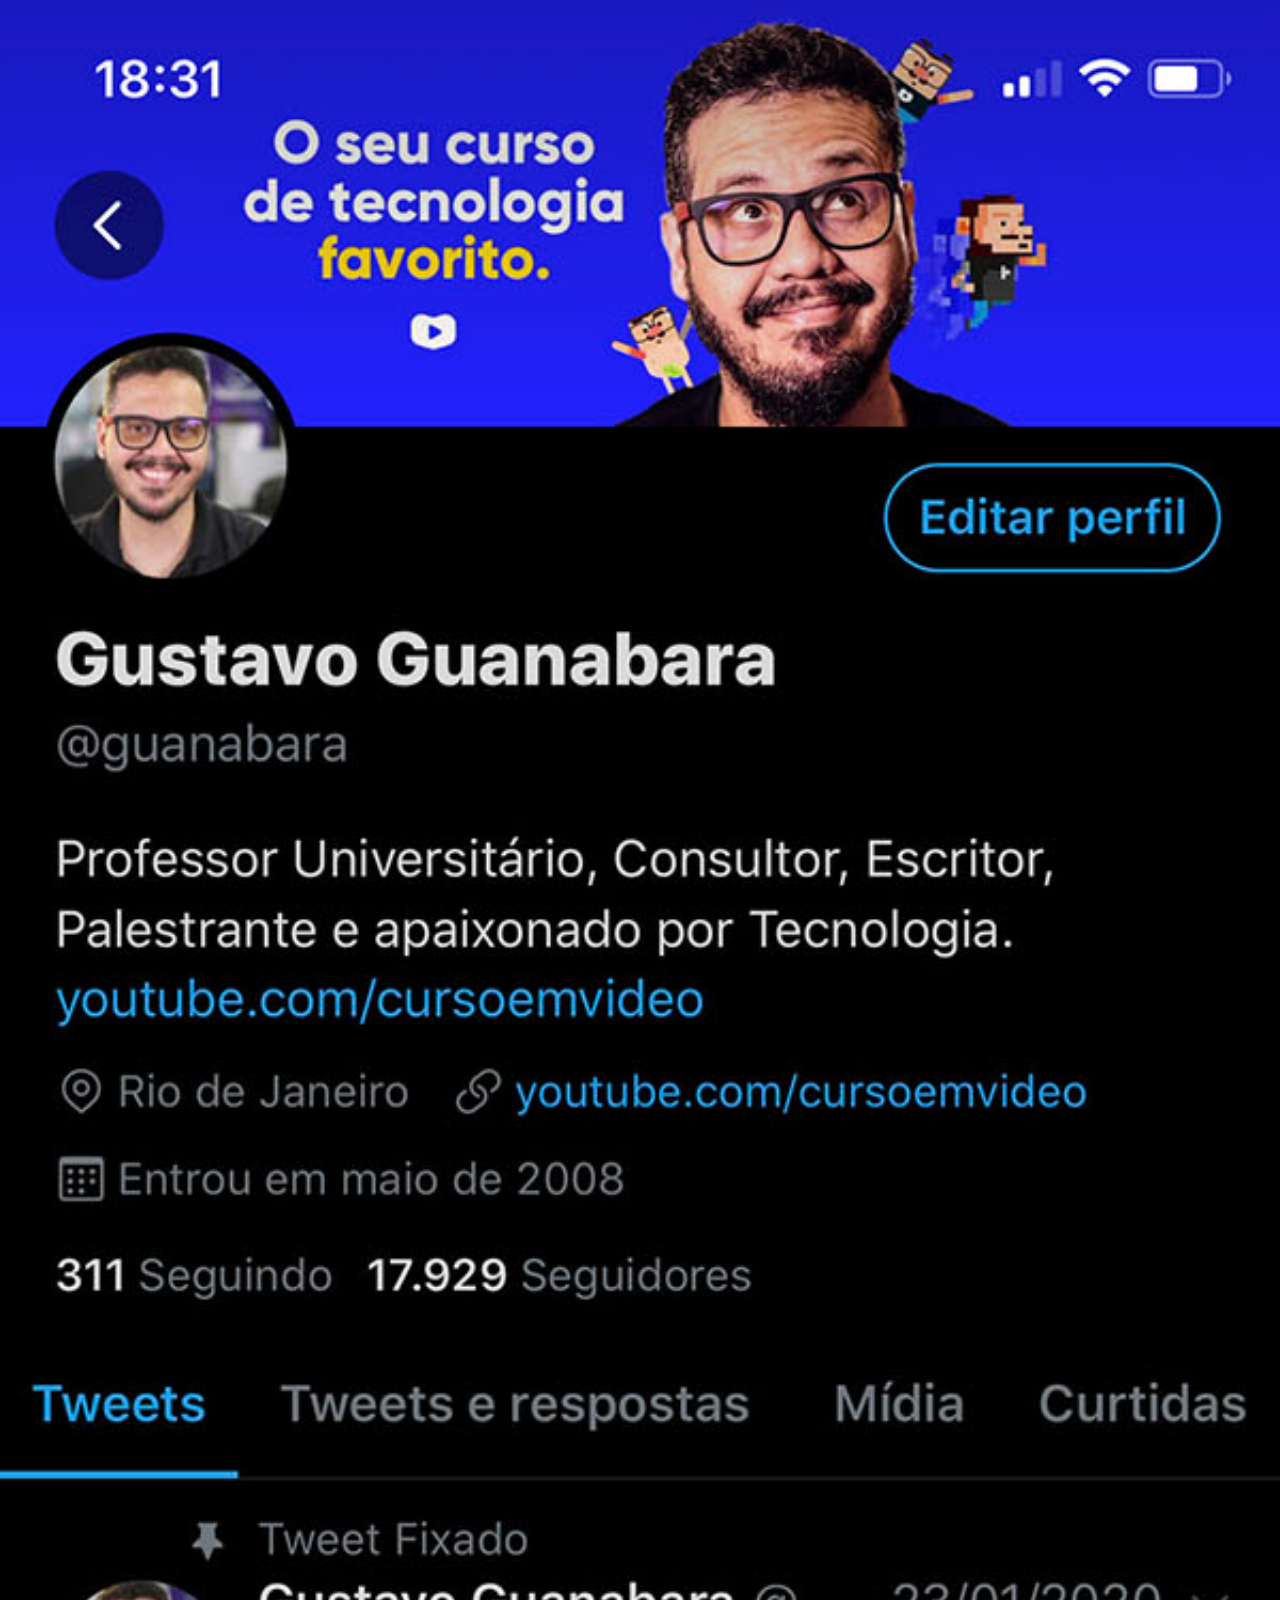
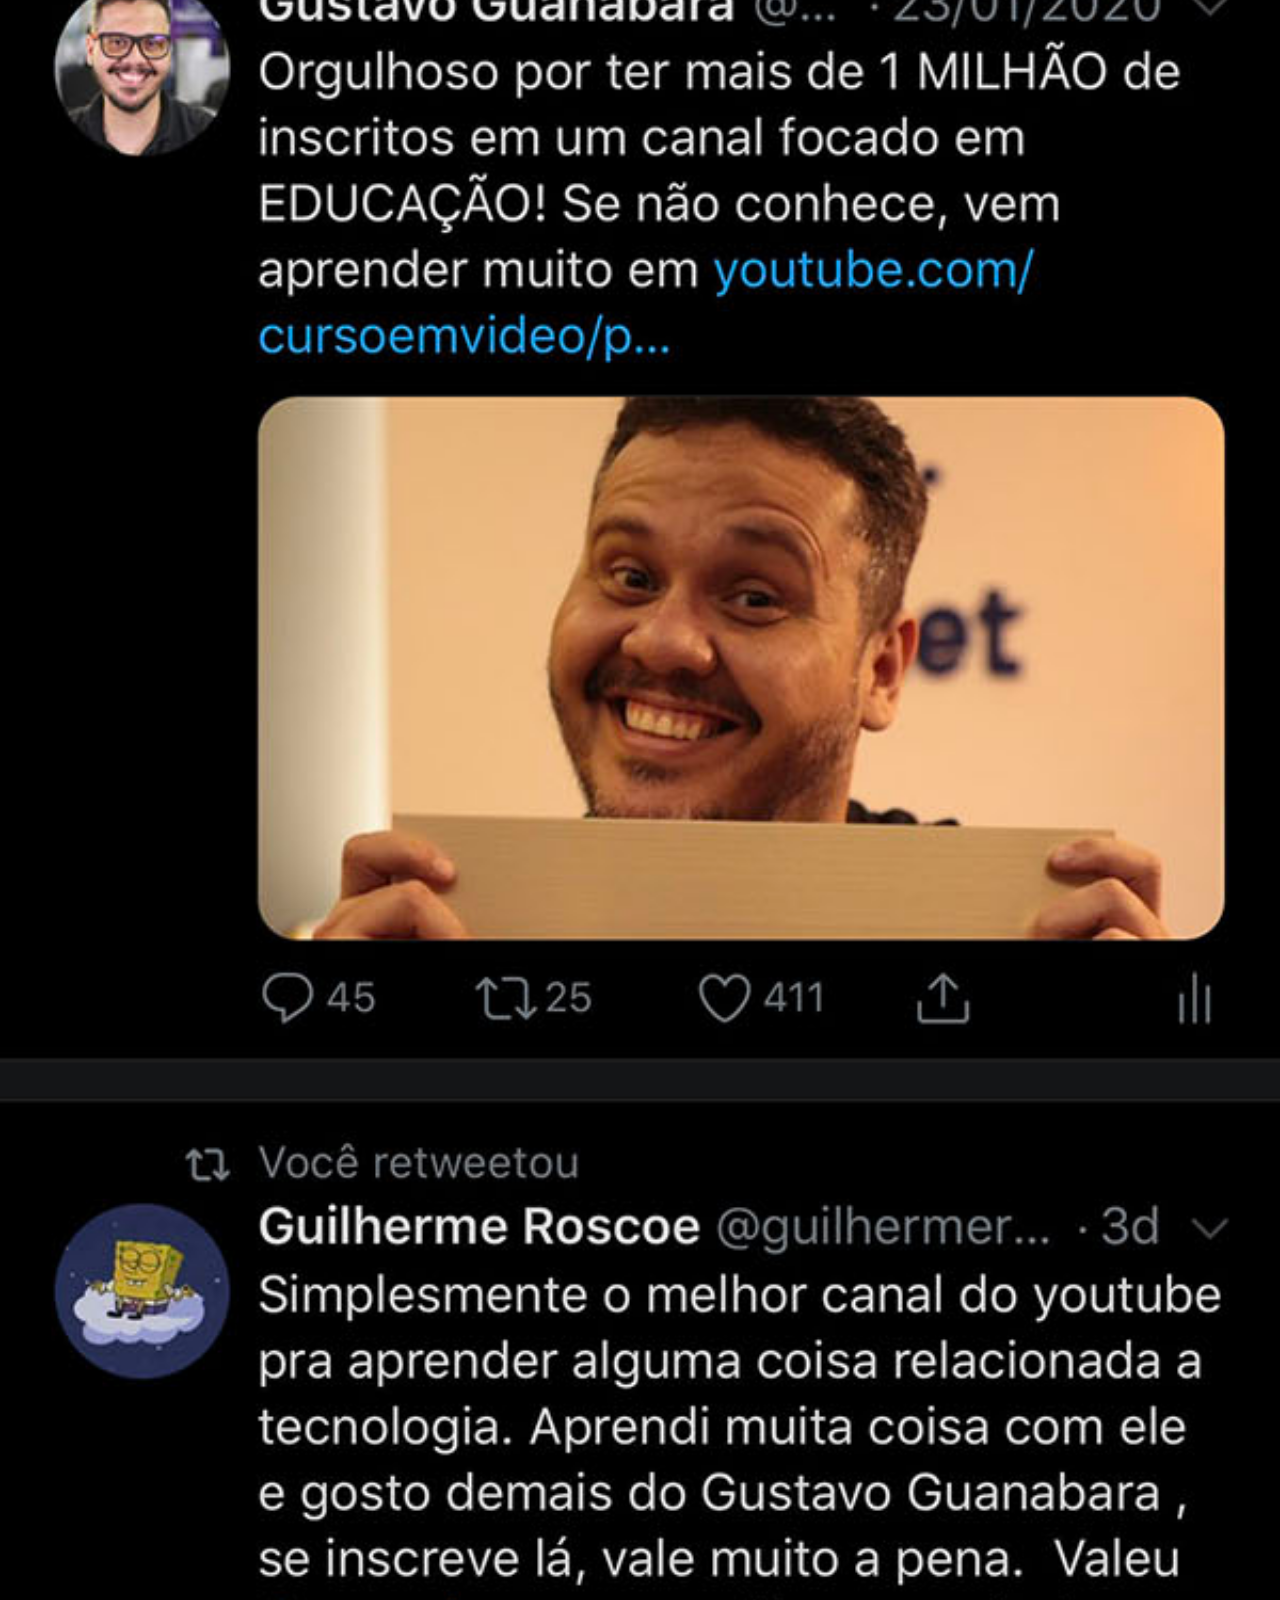
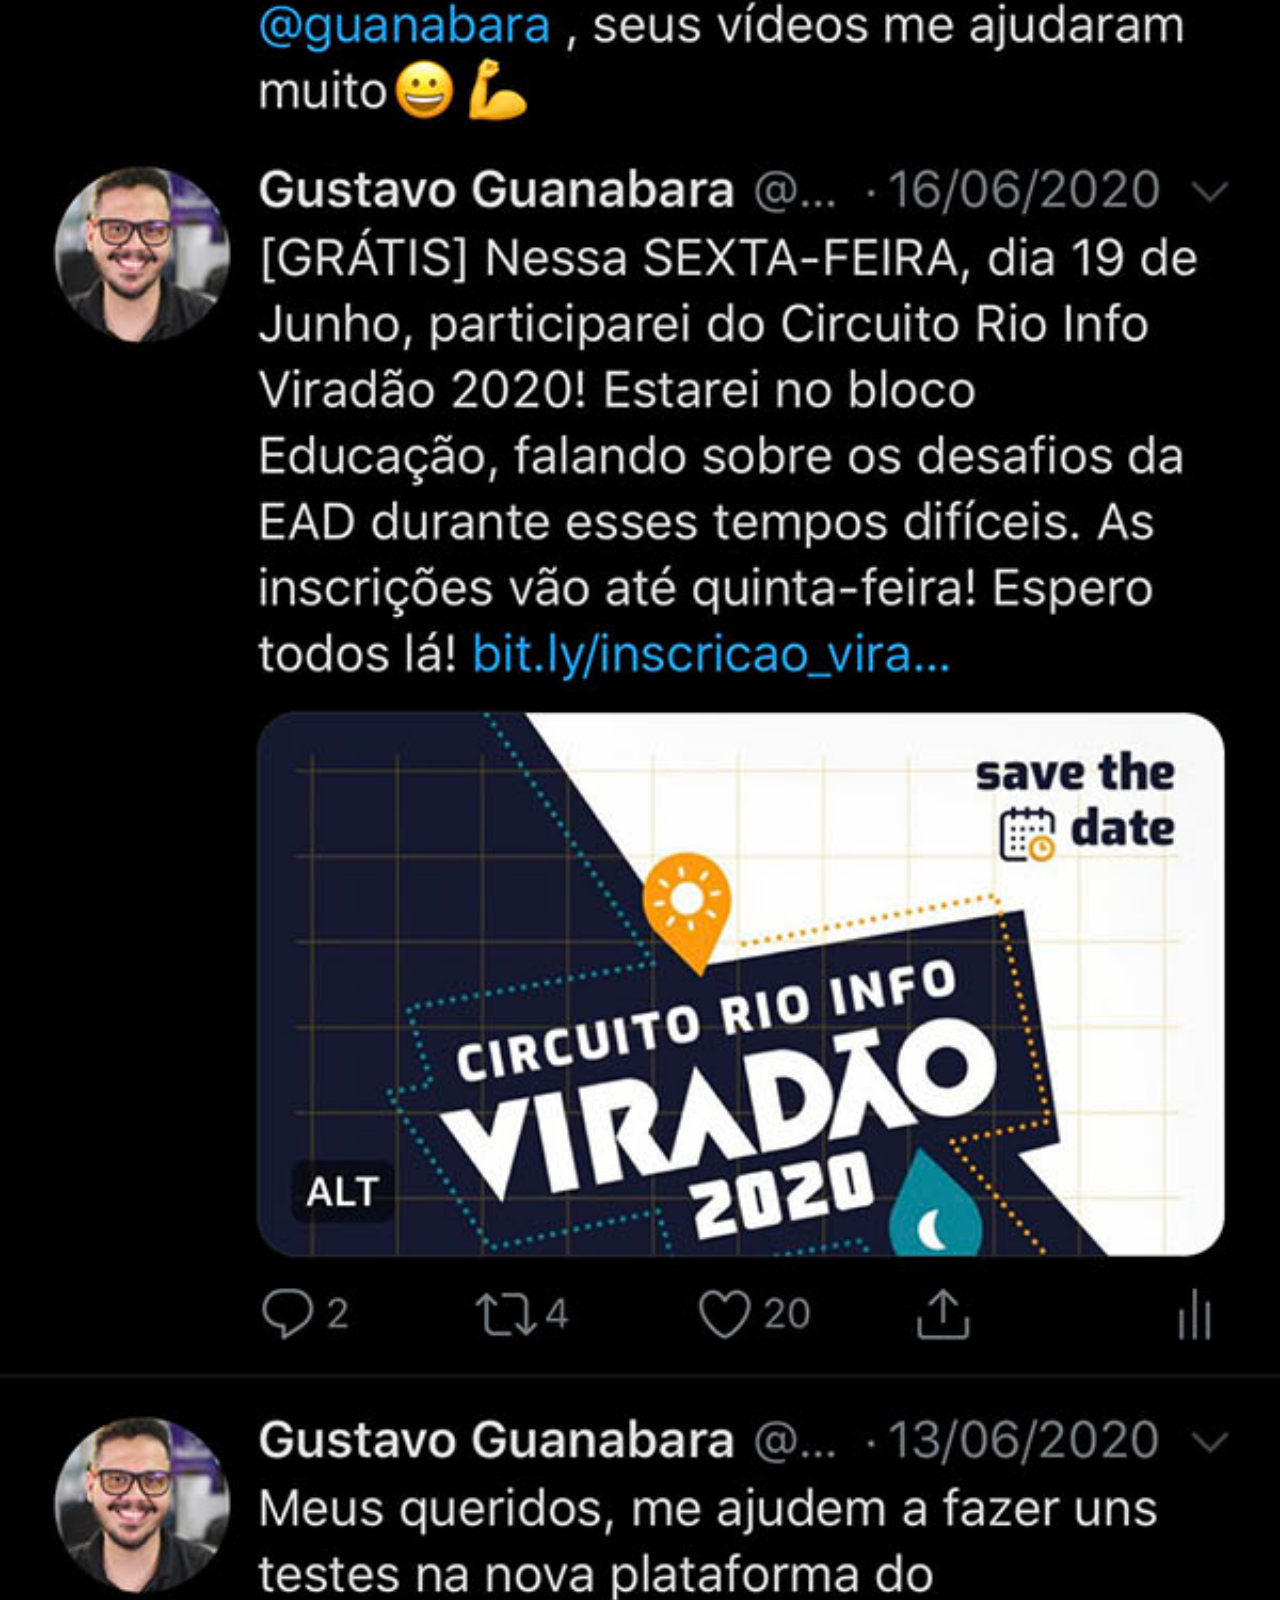
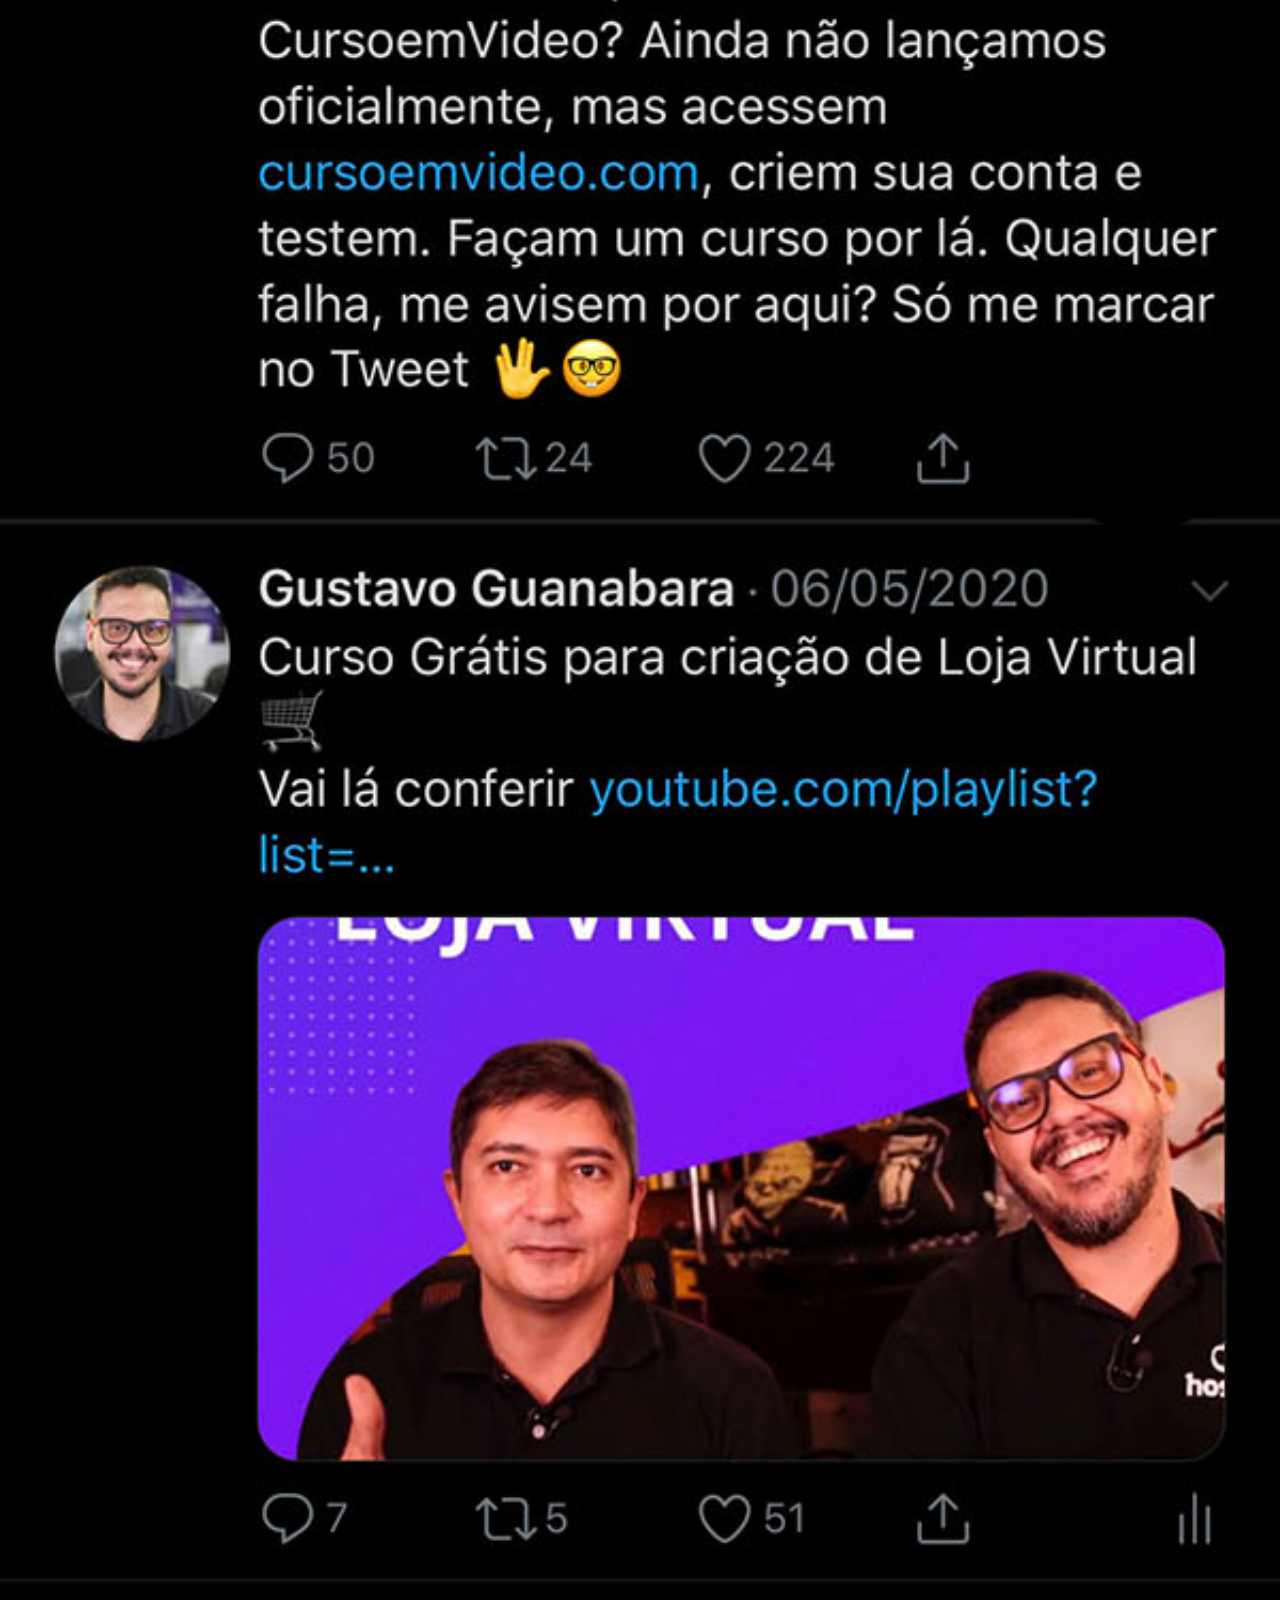
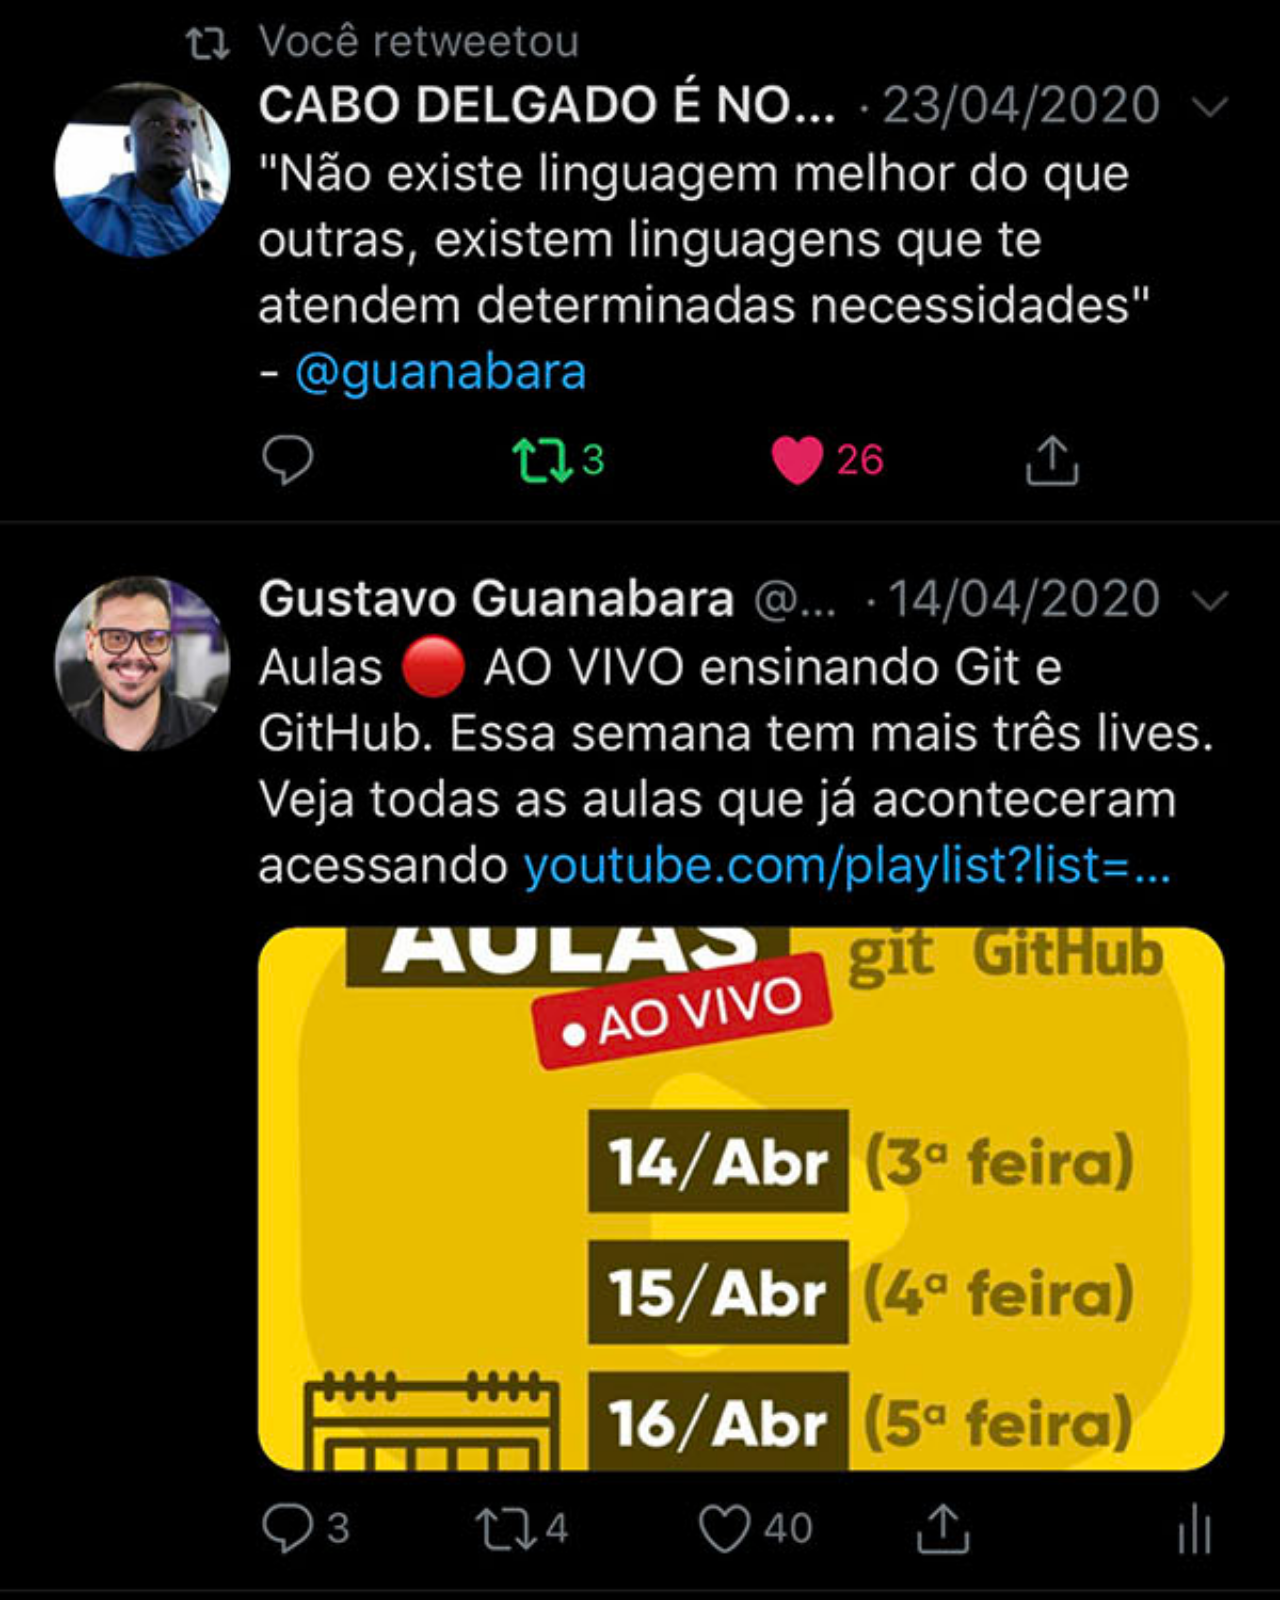
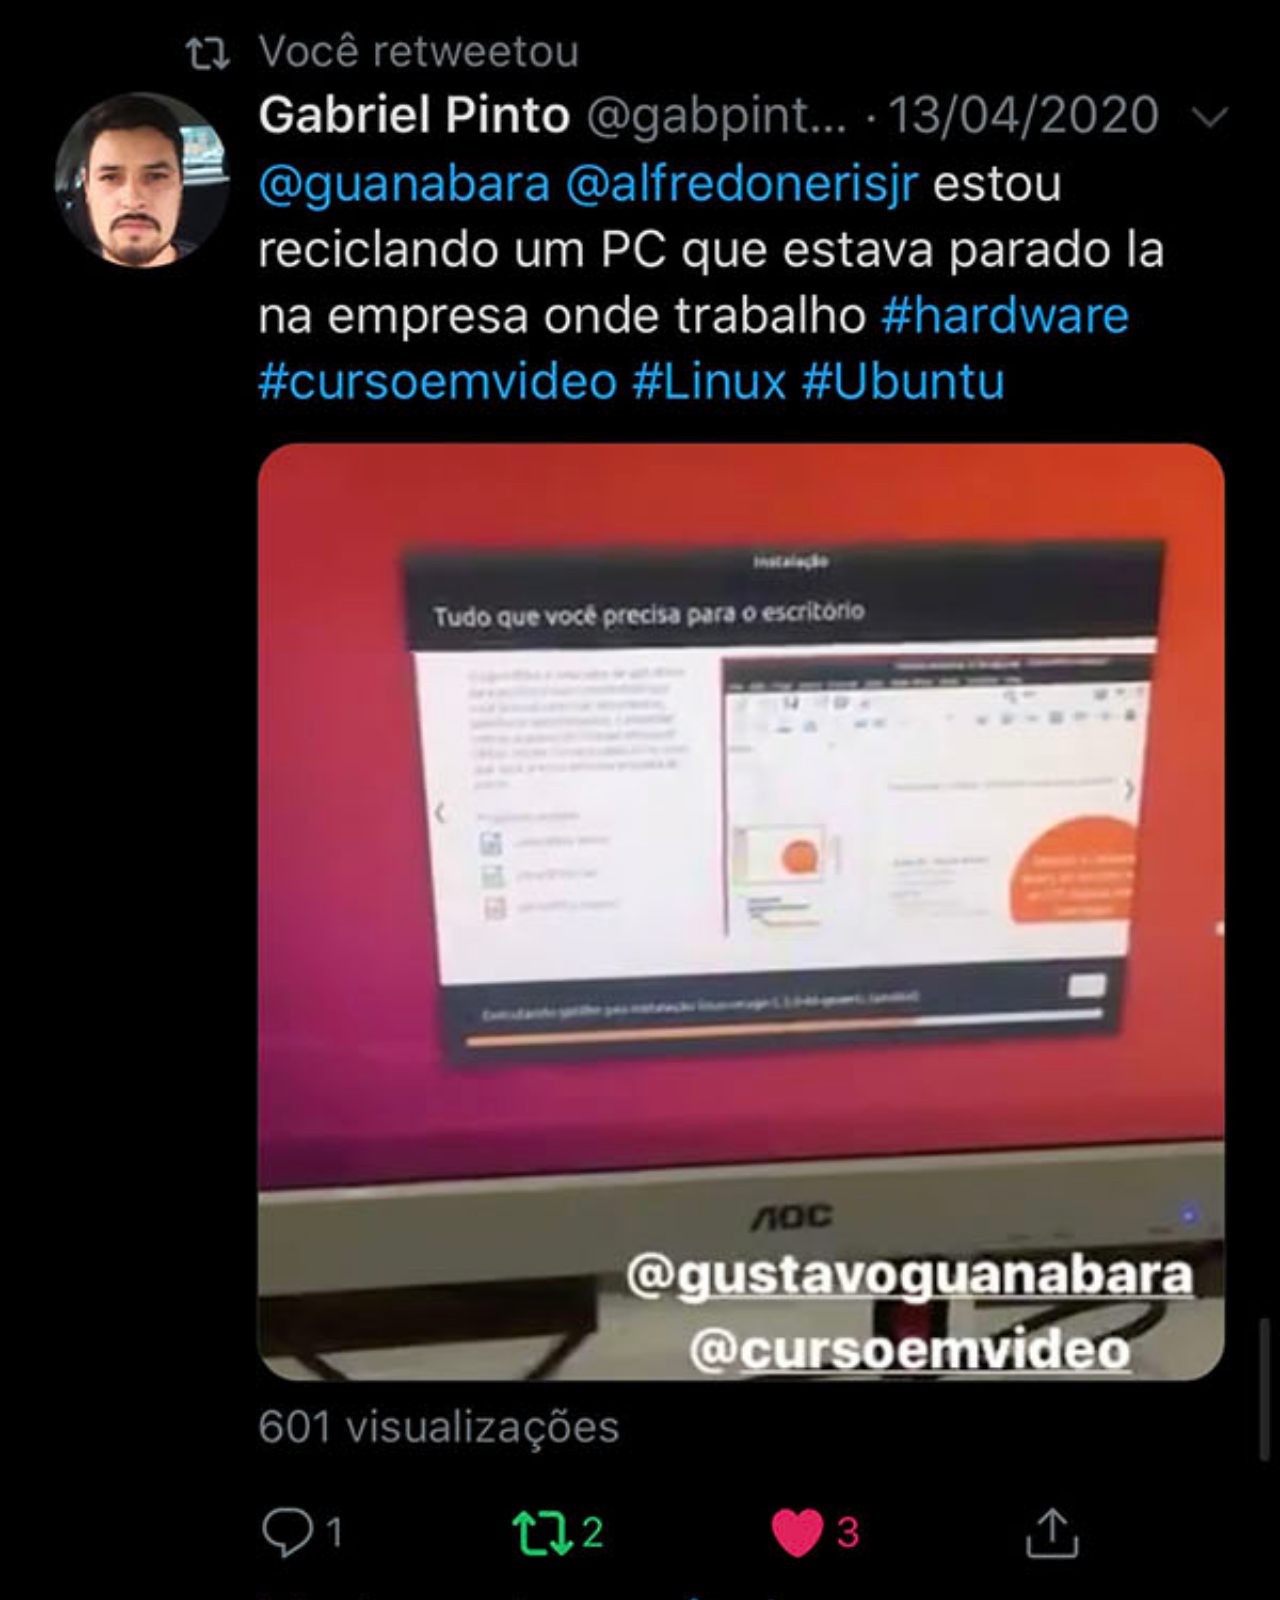
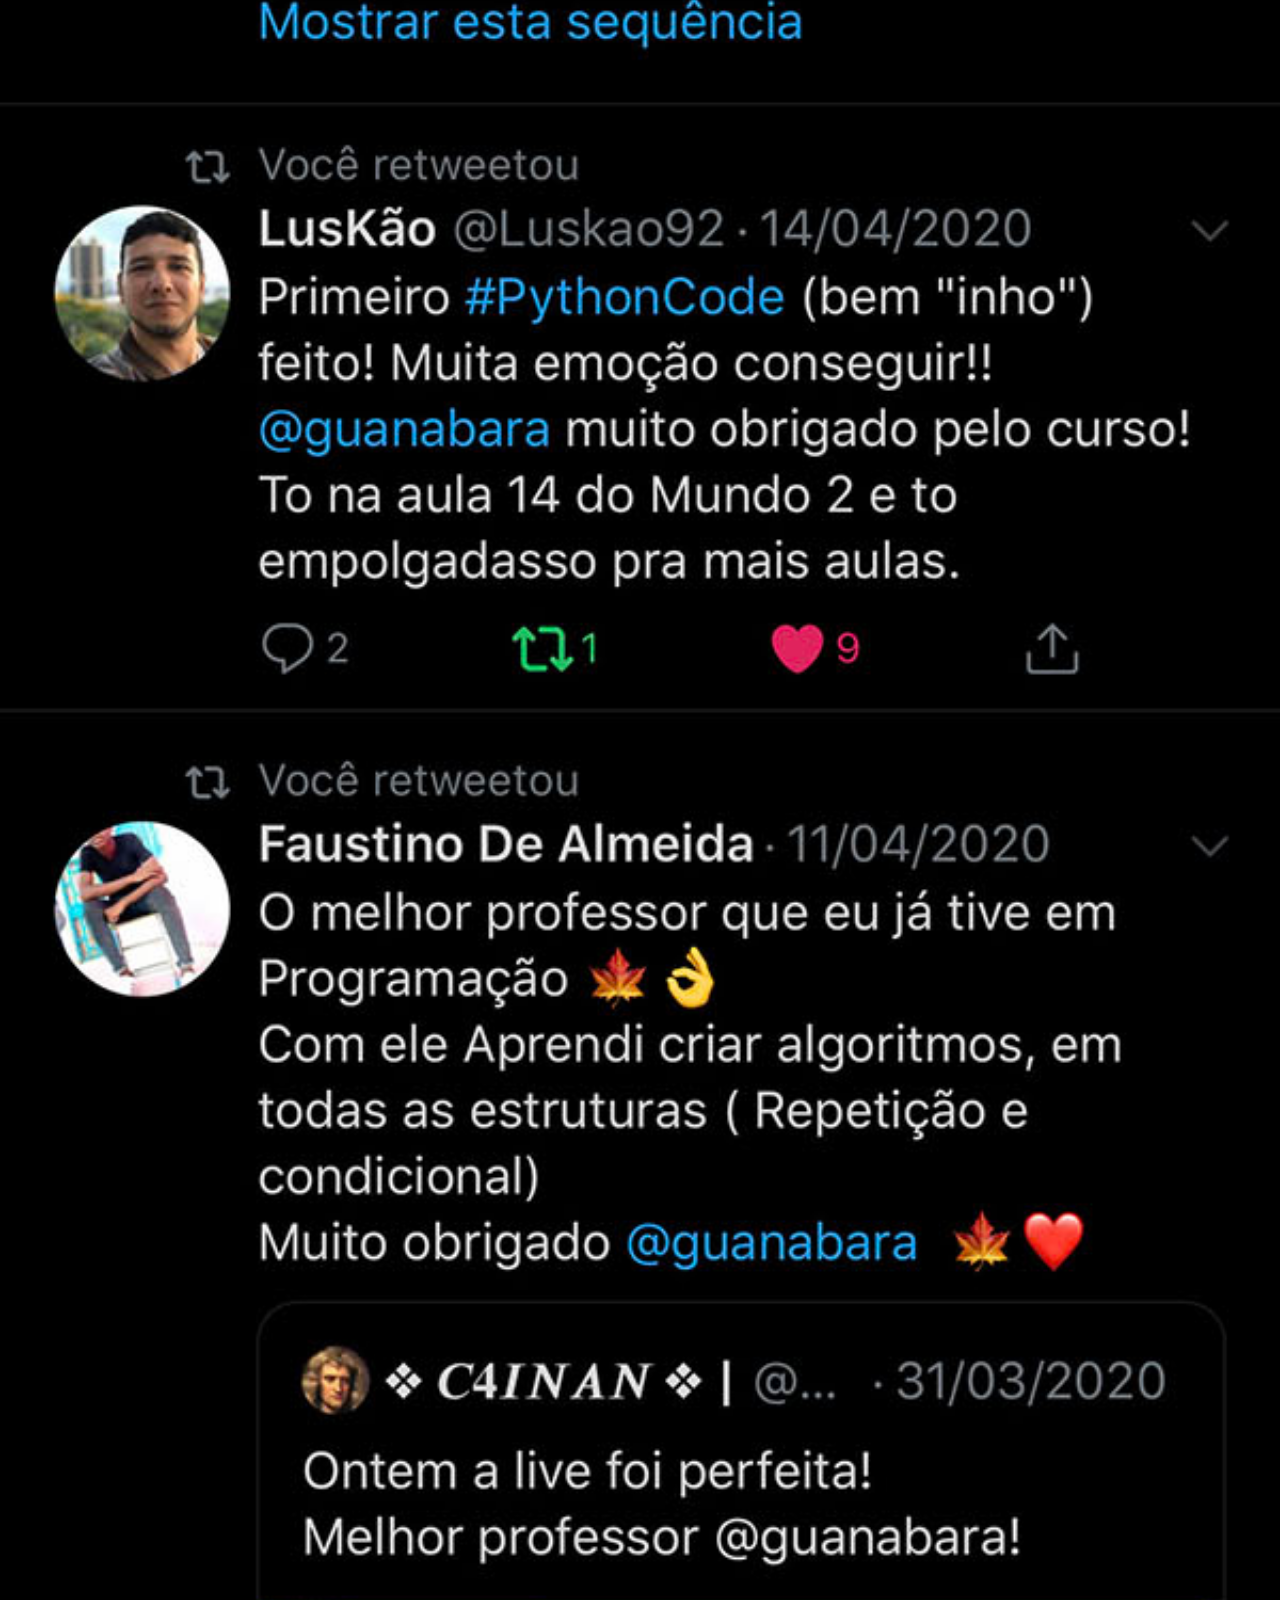
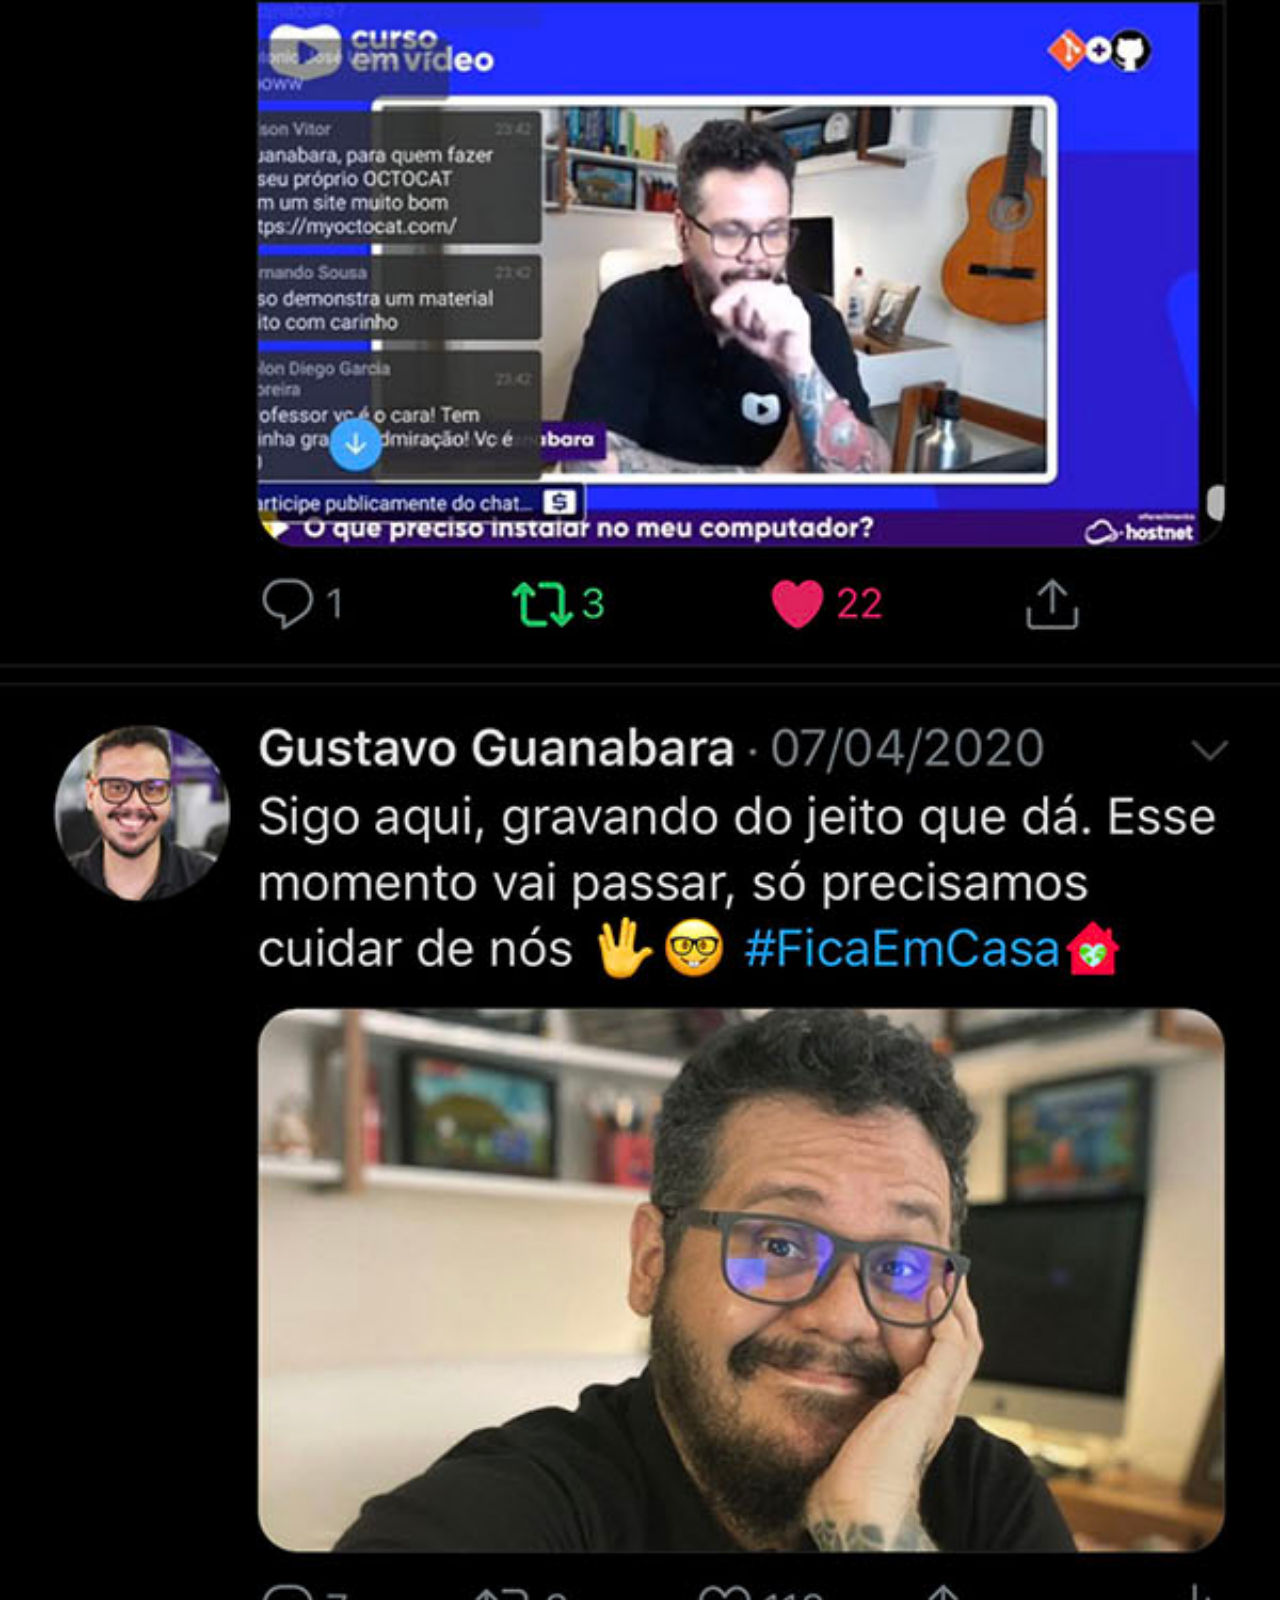
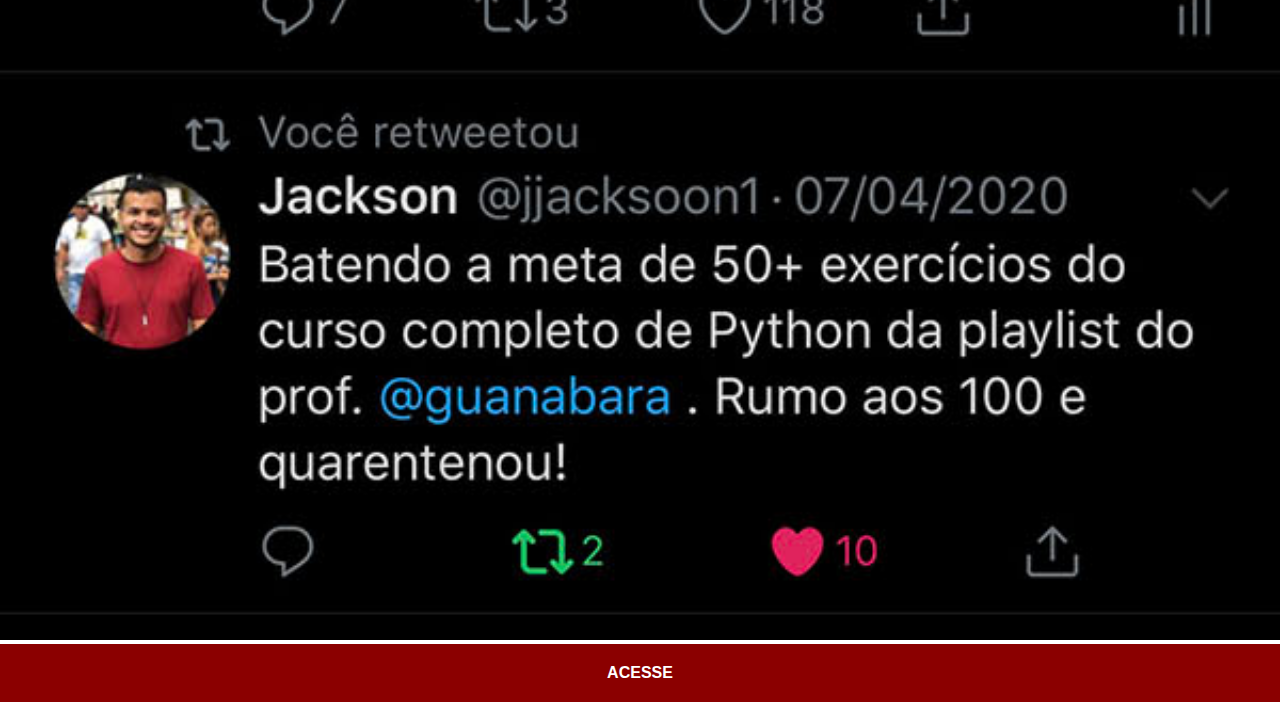
<file: twitter.html>
<!DOCTYPE html>
<html lang="en">
<head>
    <meta charset="UTF-8">
    <meta http-equiv="X-UA-Compatible" content="IE=edge">
    <meta name="viewport" content="width=device-width, initial-scale=1.0">
    <title>Twitter</title>
    <link rel="stylesheet" href="estilos/social.css">
</head>
<body>
    <img src="imagens/tela-twitter.jpg" alt="Twitter">
    <a href="https://twitter.com/guanabara" target="_blank">ACESSE</a>
</body>
</html>
</file>
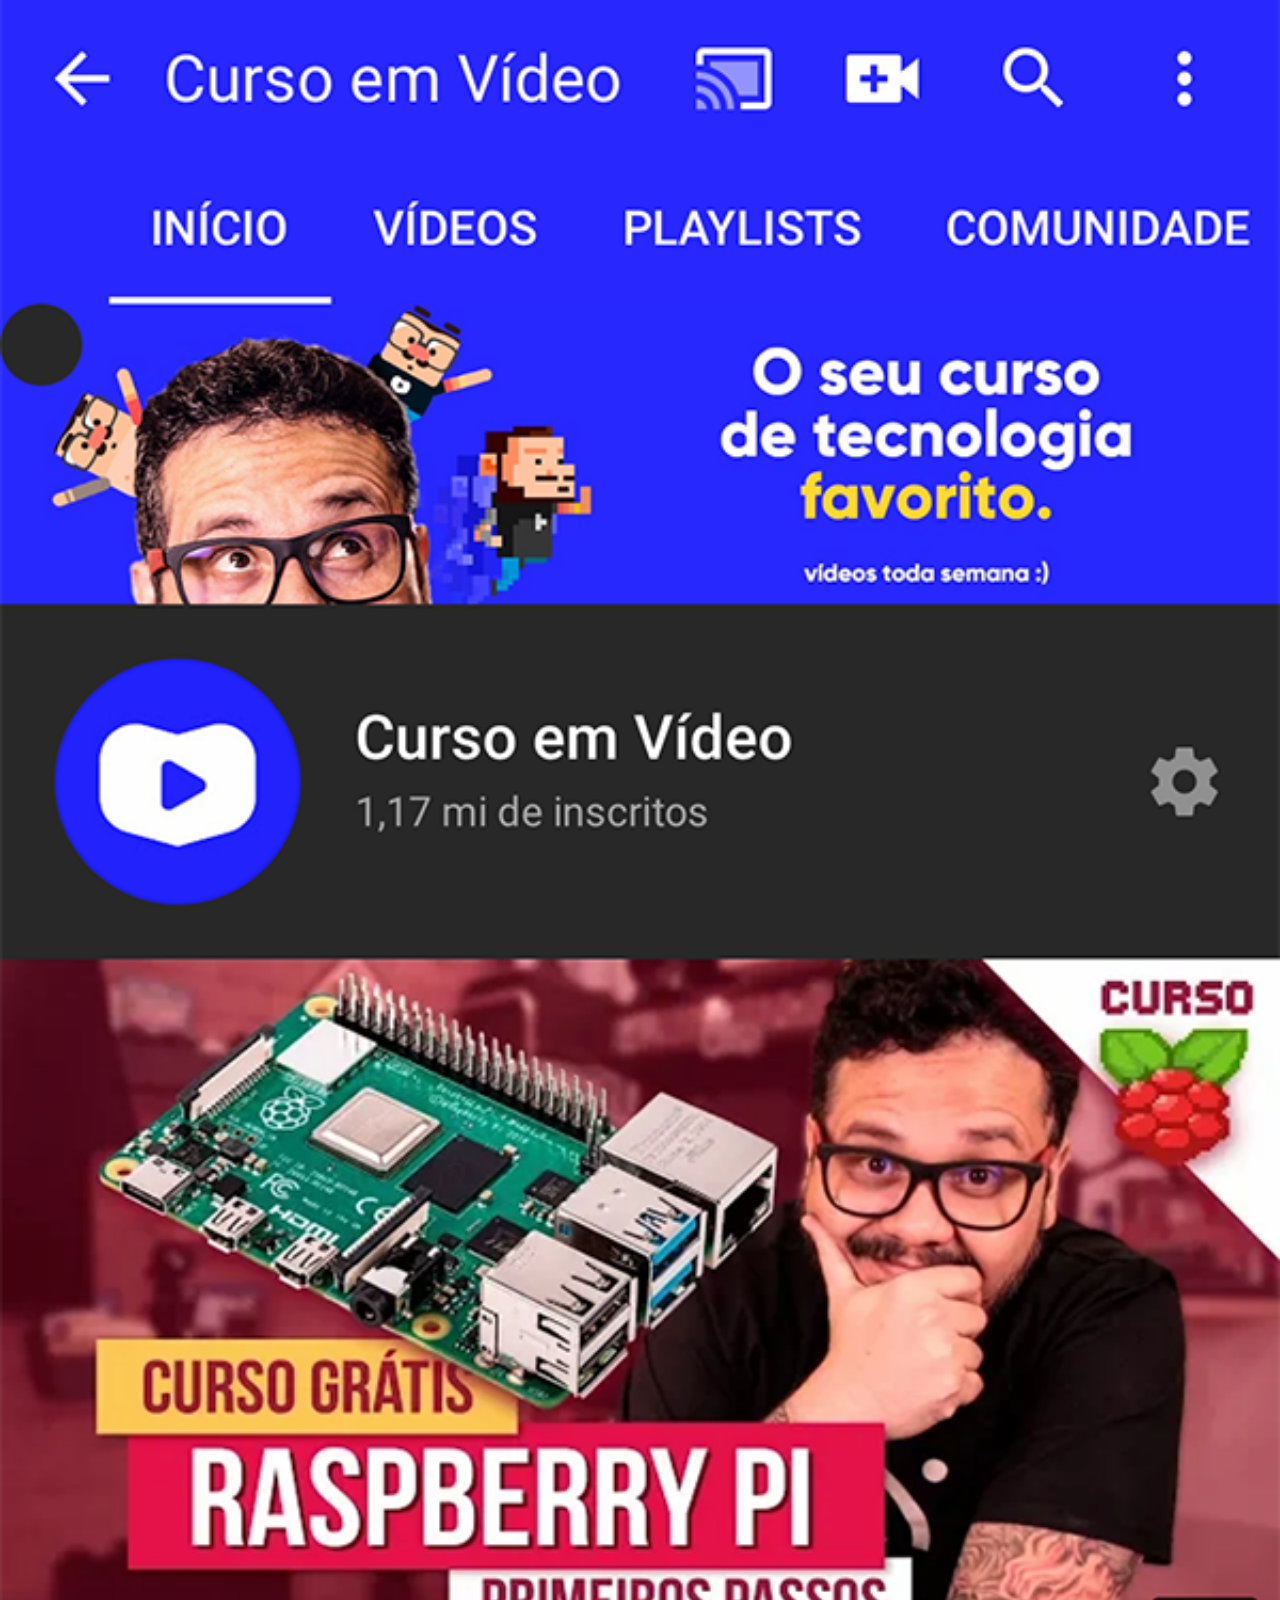
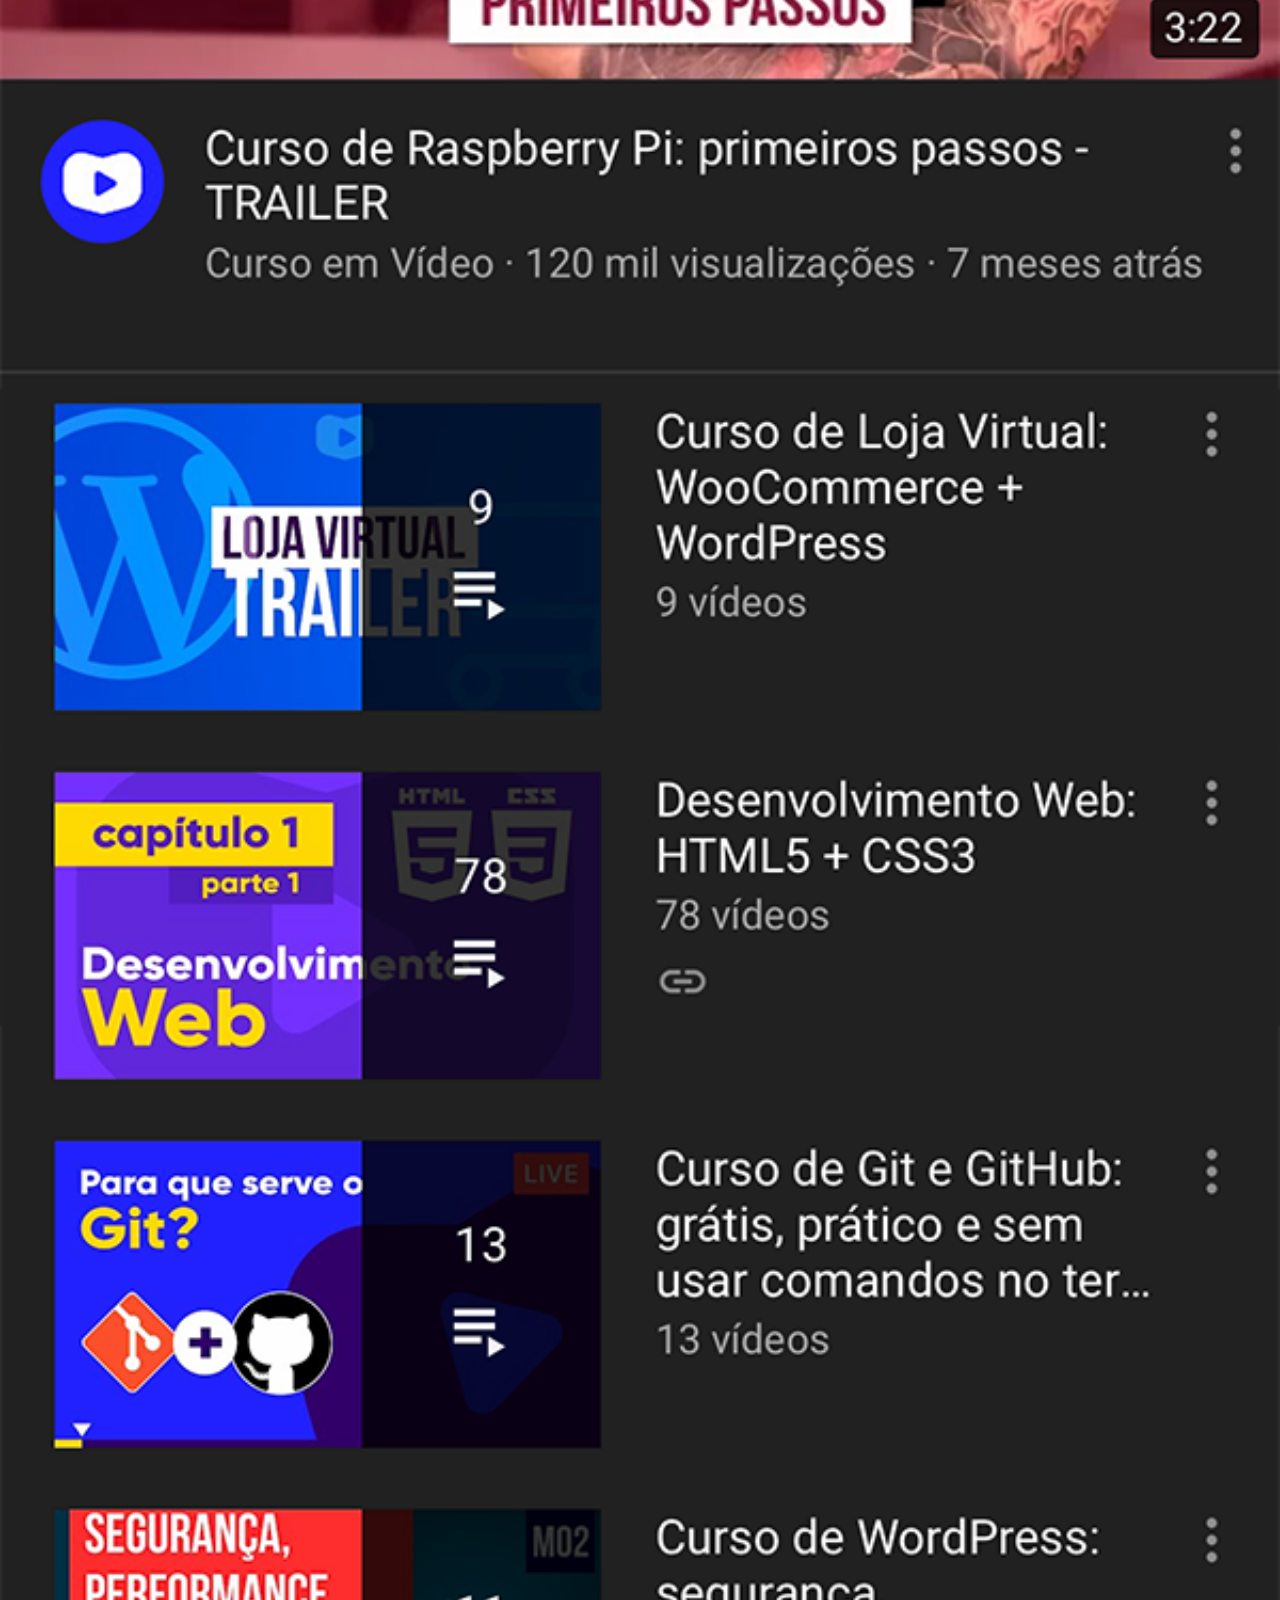
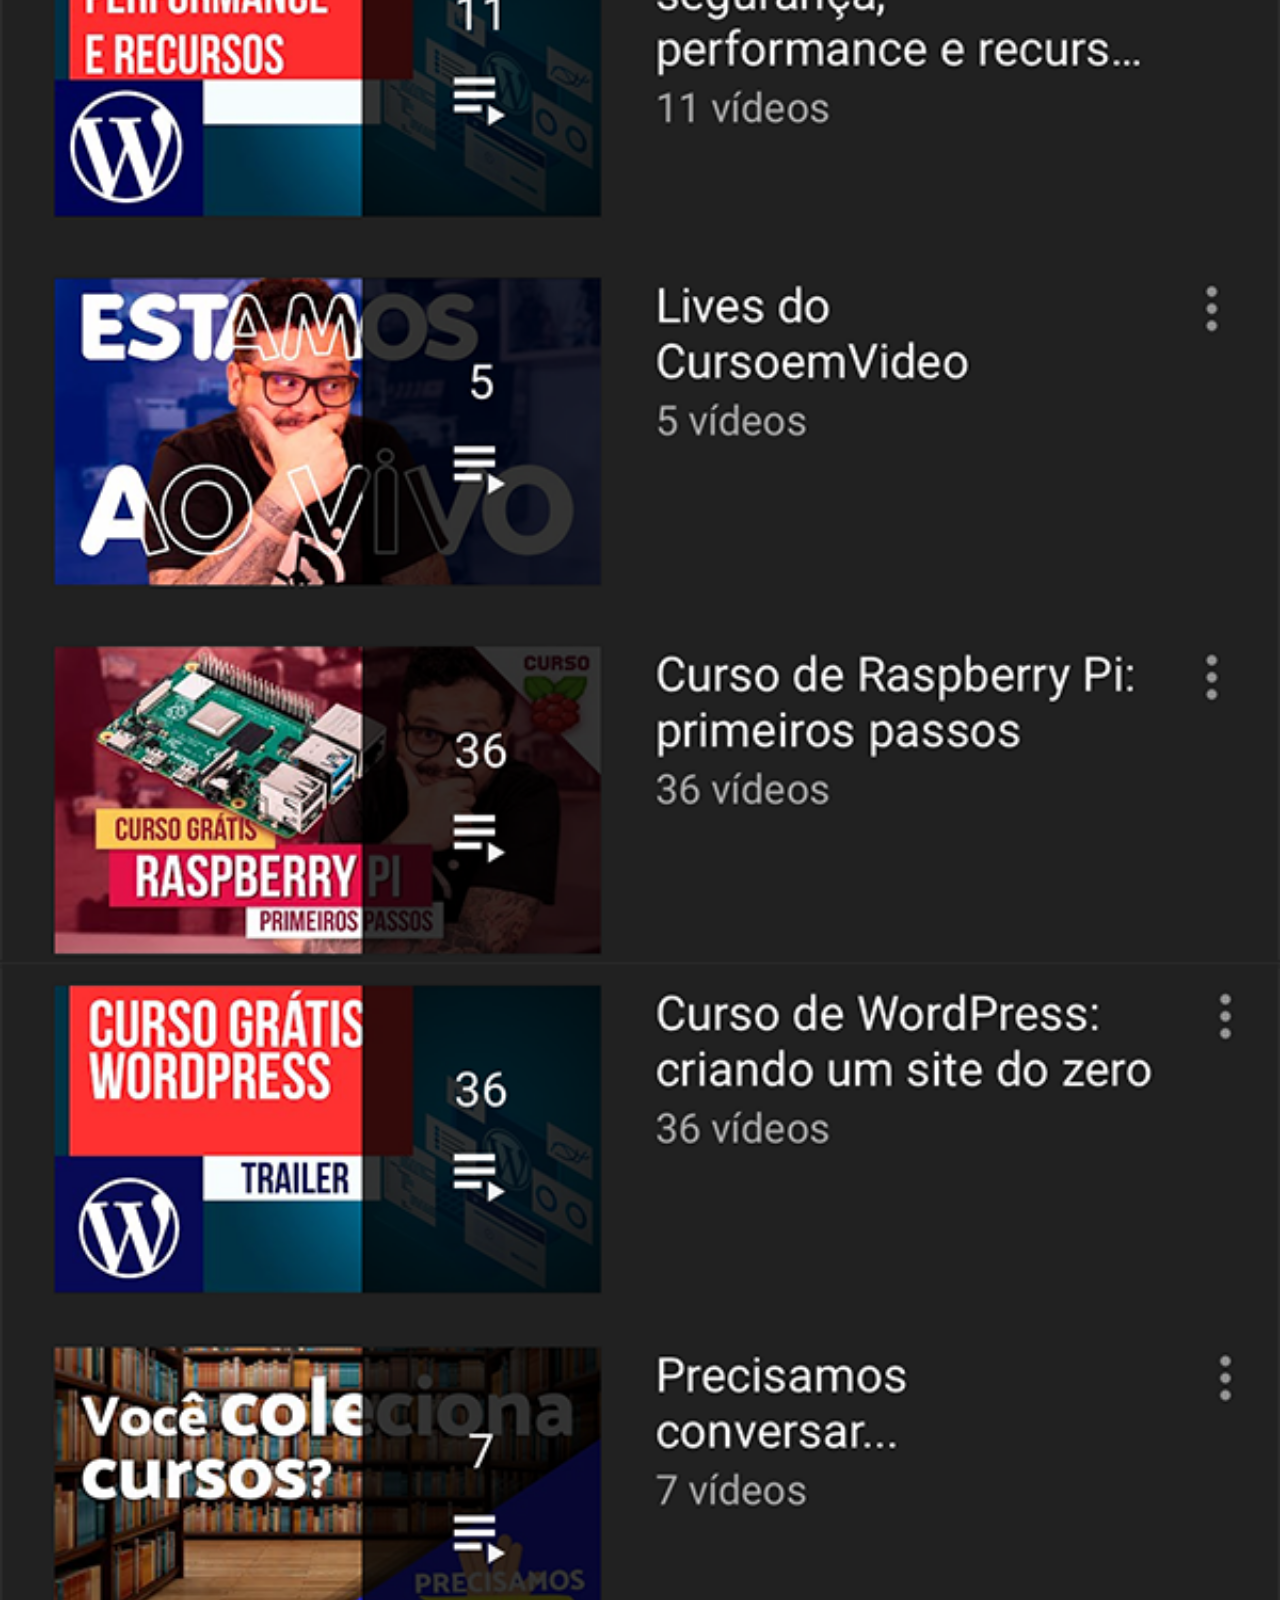
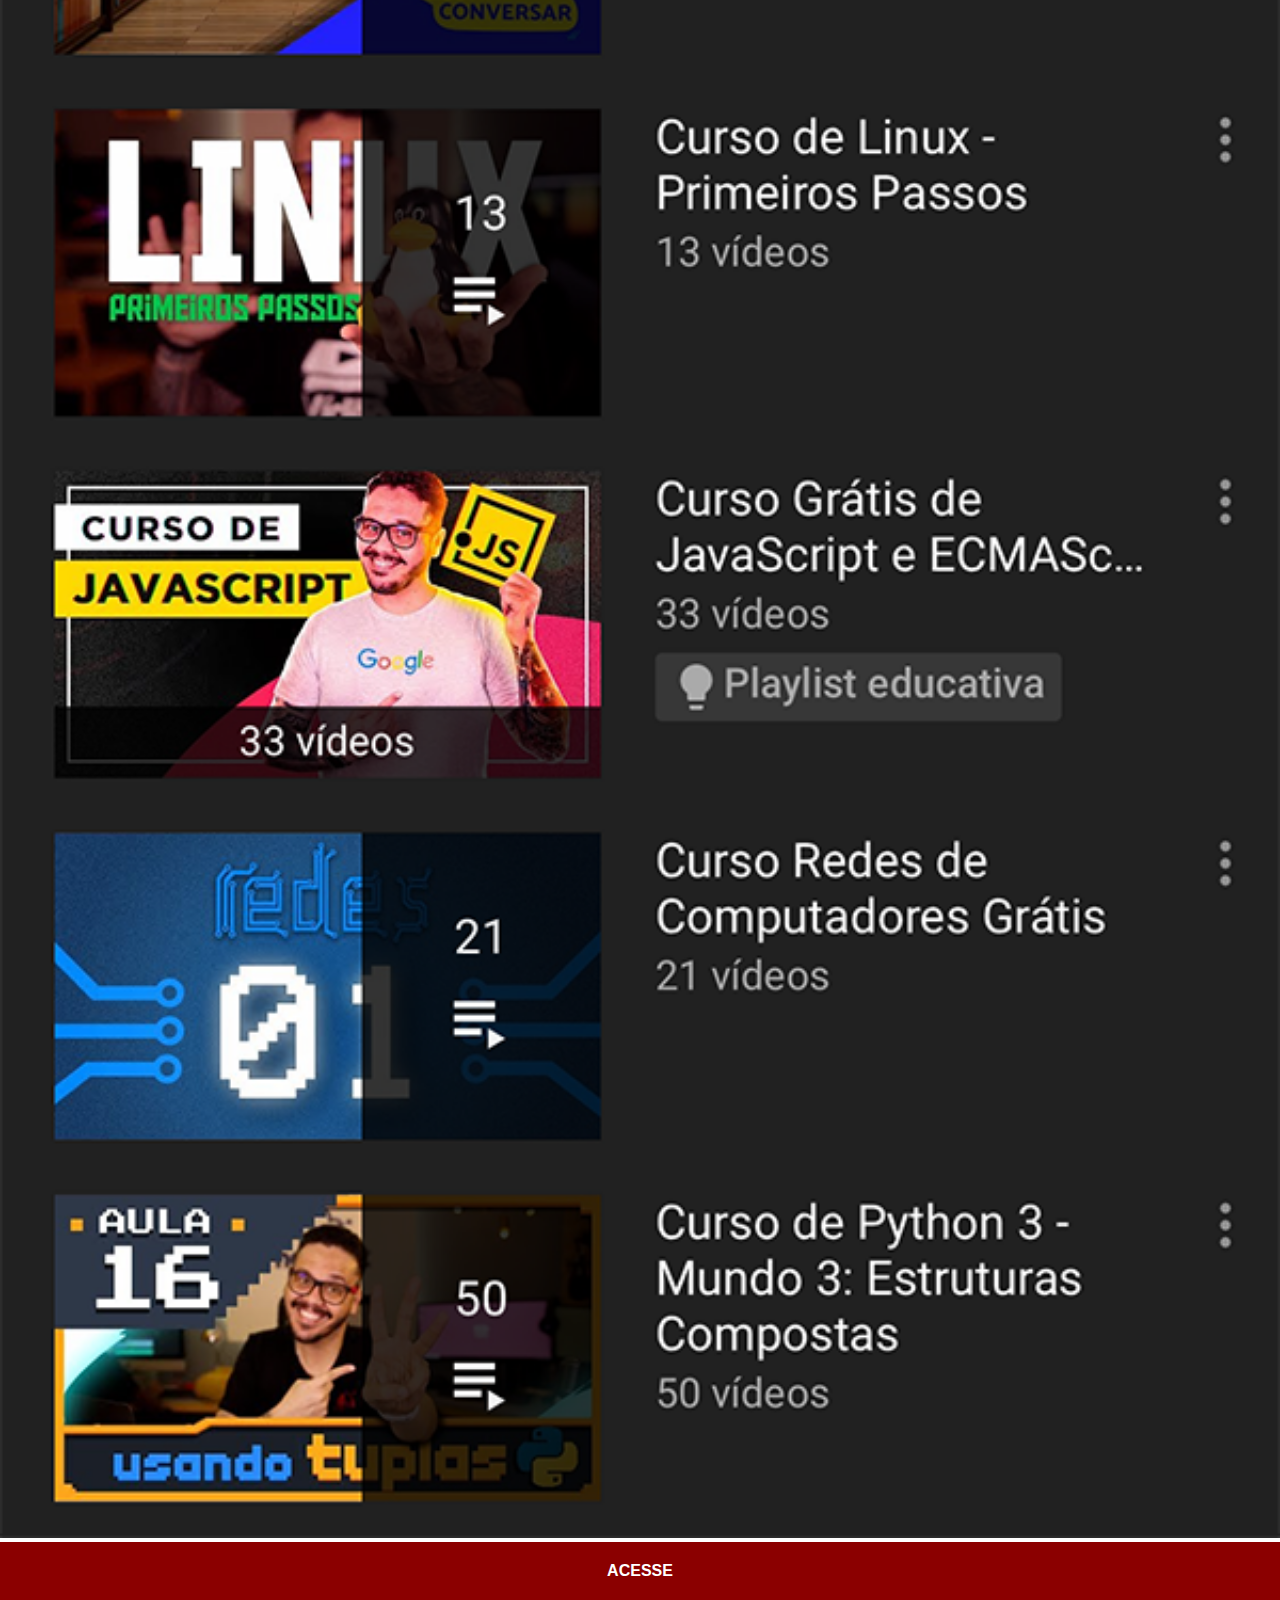
<file: youtube.html>
<!DOCTYPE html>
<html lang="en">
<head>
    <meta charset="UTF-8">
    <meta http-equiv="X-UA-Compatible" content="IE=edge">
    <meta name="viewport" content="width=device-width, initial-scale=1.0">
    <title>Youtube</title>
    <link rel="stylesheet" href="estilos/social.css">
</head>
<body>
    <img src="imagens/tela-youtube.png" alt="Youtube">
    <a href="https://youtube.com/user/cursoemvideo/playlists" target="_blank">ACESSE</a>
</body>
</html>
</file>
<file: estilos/style.css>
@charset "UTF-8";

* {
    margin: 0px;
    padding: 0px;
}

html body {
    height: 100vh;
    width: 100vw;
    background-color: black;
}

body {
    background: url(../imagens/fundo-madeira.jpg)no-repeat top center;
    background-size: cover;
    background-attachment: fixed;
}

main {
    position: relative;
    height: 100vh;
}

section#telefone{
    position: absolute;
    top: 50%;
    left: 50%;
    transform: translate(-50%, -50%);
    height: 627px;
    width: 311px;
    background:  url(../imagens/frame-iphone.png)no-repeat;
}

iframe#tela {
    position: relative;
    top: 80px;
    left: 22px;
    width: 269px;
    height: 471px;
}

section#redes-sociais {
    text-align: right;
}

section#redes-sociais img {
    width: 50px;
    margin: 10px;
    border-radius: 50%;
    box-shadow: 2px 2px 5px rgba(0, 0, 0, 0.445);
    box-sizing: border-box;

}

section#redes-sociais img:hover {
    border: 2px solid rgba(255, 255, 255, 0.452);
    transform: translate(-3px, -3px);
    transition: .2s;
    box-shadow: 5px 5px 10px solid
    rgba(0, 0, 0, 0.493);
}
</file>
<file: estilos/social.css>
@charset "UTF-8";
*{
    margin: 0px;
    padding: 0px;
    font-family: Arial, Helvetica, sans-serif;
}

::-webkit-scrollbar {
    display: none;
}

img{
    width: 100%;
}
a {
    display: block;
    background-color: darkred;
    text-decoration: none;
    color: white;
    padding: 20px;
    text-align: center;
    font-weight: bolder;

}

a:hover {
    background-color: red;
}
</file>
